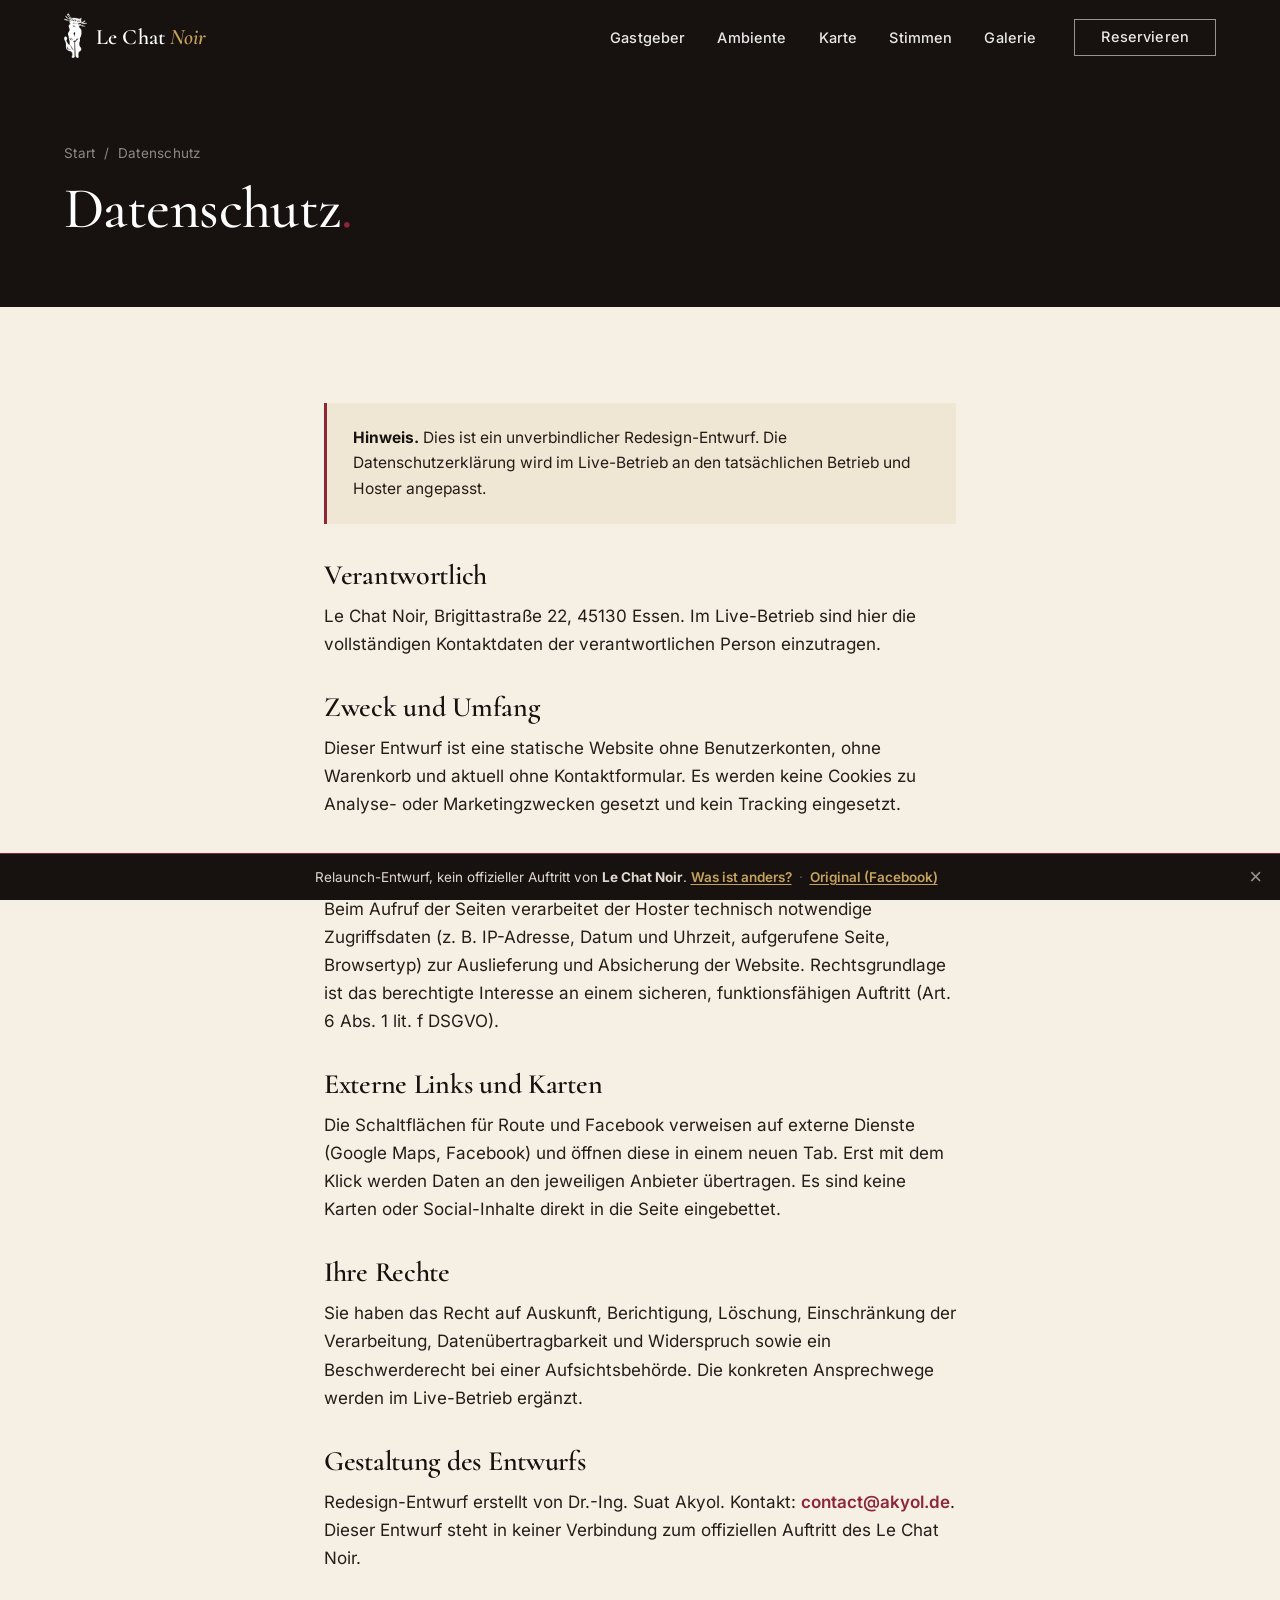
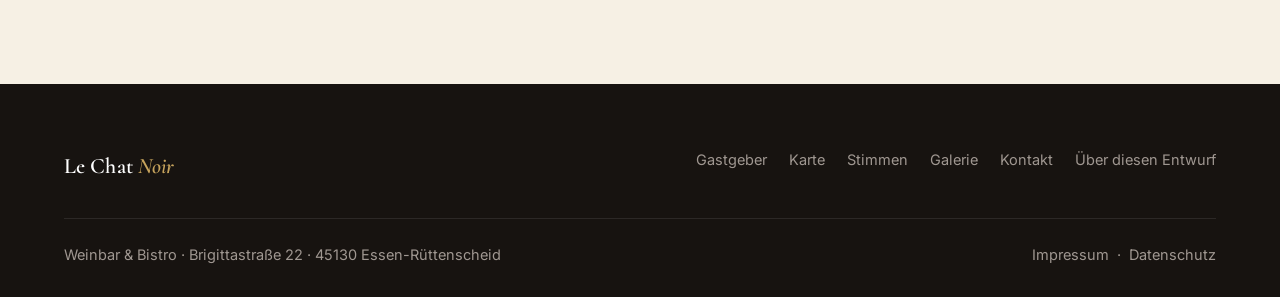
<file: datenschutz.html>
<!doctype html>
<html lang="de">
<head>
<meta charset="utf-8">
<meta name="viewport" content="width=device-width, initial-scale=1">
<meta name="robots" content="noindex, nofollow">
<title>Datenschutz | Le Chat Noir</title>
<link rel="icon" href="media/favicon-32.png" sizes="32x32">
<link rel="apple-touch-icon" href="media/favicon-180.png">
<link rel="stylesheet" href="css/site.css?v=17">
</head>
<body class="sub">
<a href="#main" class="skip">Zum Inhalt springen</a>

<!-- #chrome:header -->
<header class="nav" id="nav">
  <div class="wrap">
    <a href="index.html#top" class="brand" aria-label="Le Chat Noir Startseite">
      <img class="brand__mark brand__mark--light" src="media/mark-cream.png?v=2" alt="" width="23" height="46">
      <img class="brand__mark brand__mark--dark" src="media/mark-dark.png?v=2" alt="" width="23" height="46">
      <b>Le Chat <em>Noir</em></b>
    </a>
    <nav class="nav__links" aria-label="Hauptnavigation">
      <a href="index.html#gastgeber">Gastgeber</a>
      <a href="index.html#ambiente">Ambiente</a>
      <a href="index.html#karte">Karte</a>
      <a href="index.html#stimmen">Stimmen</a>
      <a href="index.html#galerie">Galerie</a>
      <a href="tel:+49201792951" class="btn nav__cta btn--ghost">Reservieren</a>
    </nav>
    <button class="burger" id="burger" aria-label="Menü öffnen" aria-expanded="false"><span></span><span></span><span></span></button>
  </div>
</header>
<nav class="mmenu" id="mmenu" aria-label="Mobile Navigation" inert>
  <div class="mmenu__links">
    <a href="index.html#gastgeber"><span class="n">01</span>Gastgeber</a>
    <a href="index.html#ambiente"><span class="n">02</span>Ambiente</a>
    <a href="index.html#karte"><span class="n">03</span>Karte</a>
    <a href="index.html#stimmen"><span class="n">04</span>Stimmen</a>
    <a href="index.html#galerie"><span class="n">05</span>Galerie</a>
    <a href="index.html#kontakt"><span class="n">06</span>Kontakt</a>
  </div>
  <div class="mmenu__foot">
    <a class="btn btn--primary" href="tel:+49201792951">Tisch reservieren
      <svg viewBox="0 0 24 24" fill="none" stroke="currentColor" stroke-width="2"><path d="M4 5c0 8 7 15 15 15v-3.5l-4-1.5-2 2a12 12 0 0 1-6-6l2-2L7.5 5H4Z"/></svg></a>
    <div class="mmenu__contact">
      <a href="https://www.facebook.com/profile.php?id=100066723883240&amp;locale=de_DE" target="_blank" rel="noopener"><svg viewBox="0 0 24 24" fill="currentColor"><path d="M22 12a10 10 0 1 0-11.6 9.9v-7H7.9V12h2.5V9.8c0-2.5 1.5-3.9 3.8-3.9 1.1 0 2.2.2 2.2.2v2.5h-1.2c-1.2 0-1.6.8-1.6 1.6V12h2.7l-.4 2.9h-2.3v7A10 10 0 0 0 22 12Z"/></svg>Facebook</a>
      <a href="https://www.google.com/maps/search/?api=1&amp;query=Le%20Chat%20Noir%20Brigittastra%C3%9Fe%2022%20Essen" target="_blank" rel="noopener"><svg viewBox="0 0 24 24" fill="none" stroke="currentColor" stroke-width="1.8"><path d="M12 21s-7-5.7-7-11a7 7 0 1 1 14 0c0 5.3-7 11-7 11Z"/><circle cx="12" cy="10" r="2.5"/></svg>Route</a>
    </div>
    <div class="mmenu__meta">Brigittastraße 22 &middot; Essen-Rüttenscheid</div>
  </div>
</nav>
<!-- /#chrome:header -->

<section class="subhero" id="main">
  <div class="wrap">
    <div class="crumb"><a href="index.html#top">Start</a> &nbsp;/&nbsp; Datenschutz</div>
    <h1 style="margin-top:14px">Datenschutz<span class="dot">.</span></h1>
  </div>
</section>

<section class="section">
  <div class="wrap prose">
    <div class="note-box" style="margin-bottom:36px"><b>Hinweis.</b> Dies ist ein unverbindlicher Redesign-Entwurf. Die Datenschutzerklärung wird im Live-Betrieb an den tatsächlichen Betrieb und Hoster angepasst.</div>

    <h2>Verantwortlich</h2>
    <p>Le Chat Noir, Brigittastraße 22, 45130 Essen. Im Live-Betrieb sind hier die vollständigen Kontaktdaten der verantwortlichen Person einzutragen.</p>

    <h2>Zweck und Umfang</h2>
    <p>Dieser Entwurf ist eine statische Website ohne Benutzerkonten, ohne Warenkorb und aktuell ohne Kontaktformular. Es werden keine Cookies zu Analyse- oder Marketingzwecken gesetzt und kein Tracking eingesetzt.</p>

    <h2>Server-Logdateien</h2>
    <p>Beim Aufruf der Seiten verarbeitet der Hoster technisch notwendige Zugriffsdaten (z. B. IP-Adresse, Datum und Uhrzeit, aufgerufene Seite, Browsertyp) zur Auslieferung und Absicherung der Website. Rechtsgrundlage ist das berechtigte Interesse an einem sicheren, funktionsfähigen Auftritt (Art. 6 Abs. 1 lit. f DSGVO).</p>

    <h2>Externe Links und Karten</h2>
    <p>Die Schaltflächen für Route und Facebook verweisen auf externe Dienste (Google Maps, Facebook) und öffnen diese in einem neuen Tab. Erst mit dem Klick werden Daten an den jeweiligen Anbieter übertragen. Es sind keine Karten oder Social-Inhalte direkt in die Seite eingebettet.</p>

    <h2>Ihre Rechte</h2>
    <p>Sie haben das Recht auf Auskunft, Berichtigung, Löschung, Einschränkung der Verarbeitung, Datenübertragbarkeit und Widerspruch sowie ein Beschwerderecht bei einer Aufsichtsbehörde. Die konkreten Ansprechwege werden im Live-Betrieb ergänzt.</p>

    <h2>Gestaltung des Entwurfs</h2>
    <p>Redesign-Entwurf erstellt von Dr.-Ing. Suat Akyol. Kontakt: <a href="mailto:contact@akyol.de">contact@akyol.de</a>. Dieser Entwurf steht in keiner Verbindung zum offiziellen Auftritt des Le Chat Noir.</p>
  </div>
</section>

<!-- #chrome:demobar -->
<div class="demobar" id="demobar">
  <span>Relaunch-Entwurf, kein offizieller Auftritt von <b>Le Chat Noir</b>. <a href="hinweise.html">Was ist anders?</a> <span class="demobar__sep">&middot;</span> <a href="https://www.facebook.com/profile.php?id=100066723883240&amp;locale=de_DE" target="_blank" rel="noopener">Original (Facebook)</a></span>
  <button id="demoClose" aria-label="Hinweis schließen">&times;</button>
</div>
<!-- /#chrome:demobar -->
<!-- #chrome:footer -->
<footer class="foot">
  <div class="wrap">
    <div class="foot__top">
      <a href="index.html#top" class="brand"><b>Le Chat <em>Noir</em></b></a>
      <nav class="foot__nav" aria-label="Footer">
        <a href="index.html#gastgeber">Gastgeber</a>
        <a href="index.html#karte">Karte</a>
        <a href="index.html#stimmen">Stimmen</a>
        <a href="index.html#galerie">Galerie</a>
        <a href="index.html#kontakt">Kontakt</a>
        <a href="hinweise.html">Über diesen Entwurf</a>
      </nav>
    </div>
    <div class="foot__bottom">
      <span>Weinbar &amp; Bistro &middot; Brigittastraße 22 &middot; 45130 Essen-Rüttenscheid</span>
      <span><a href="impressum.html">Impressum</a> &nbsp;&middot;&nbsp; <a href="datenschutz.html">Datenschutz</a></span>
    </div>
  </div>
</footer>
<!-- /#chrome:footer -->

<script src="js/site.js?v=17" defer></script>
</body>
</html>
</file>
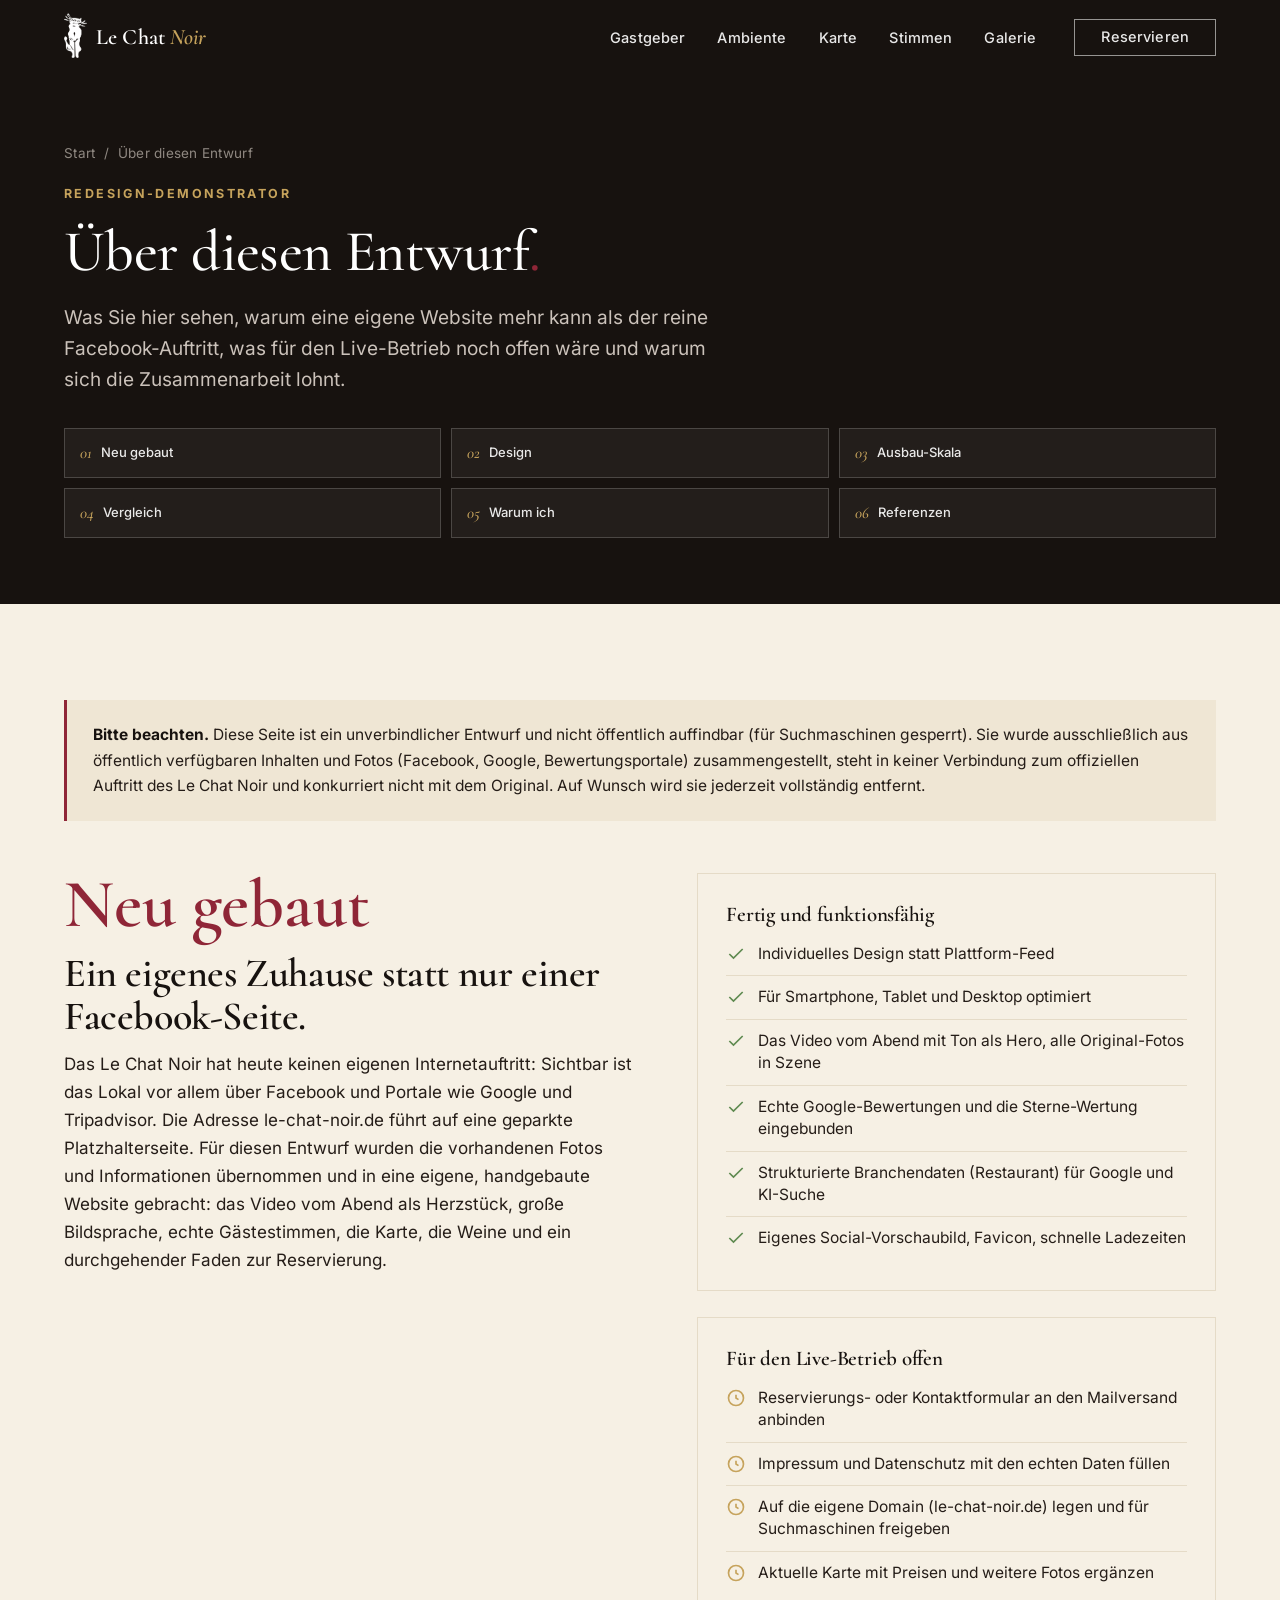
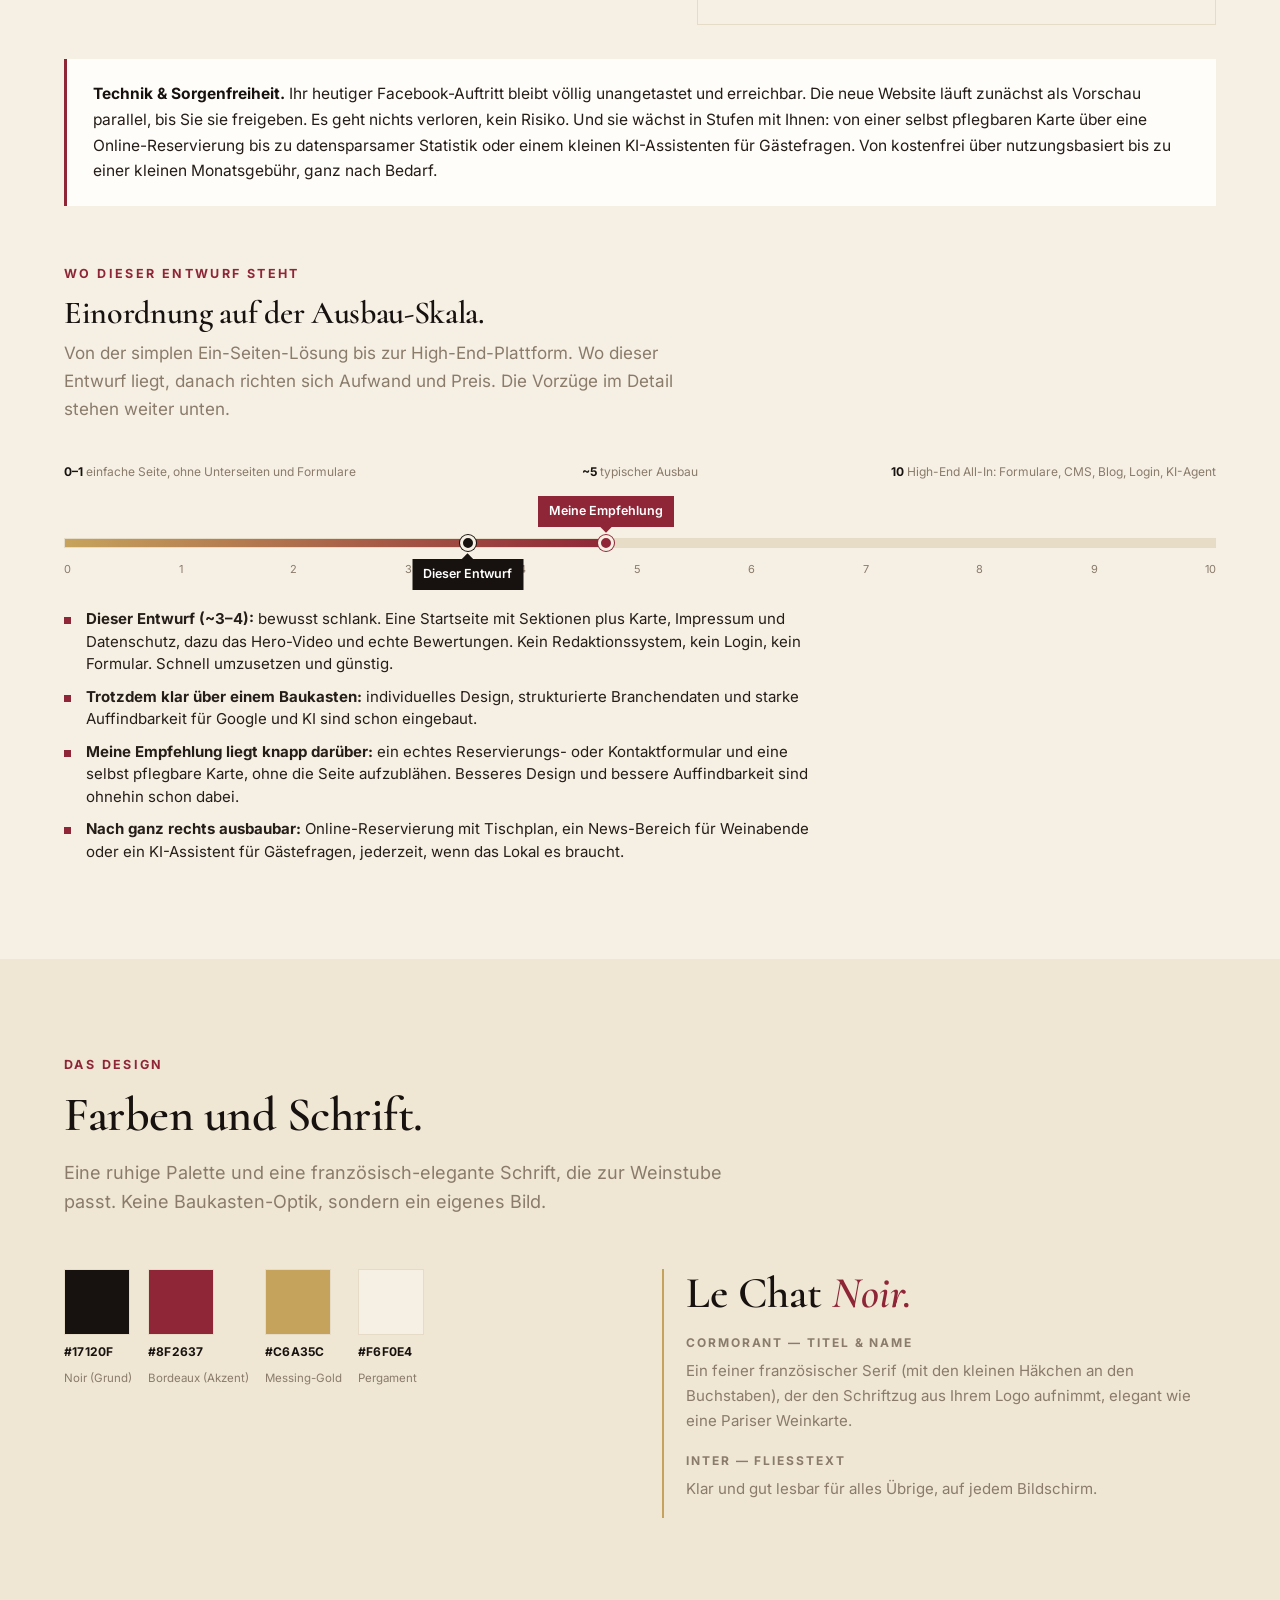
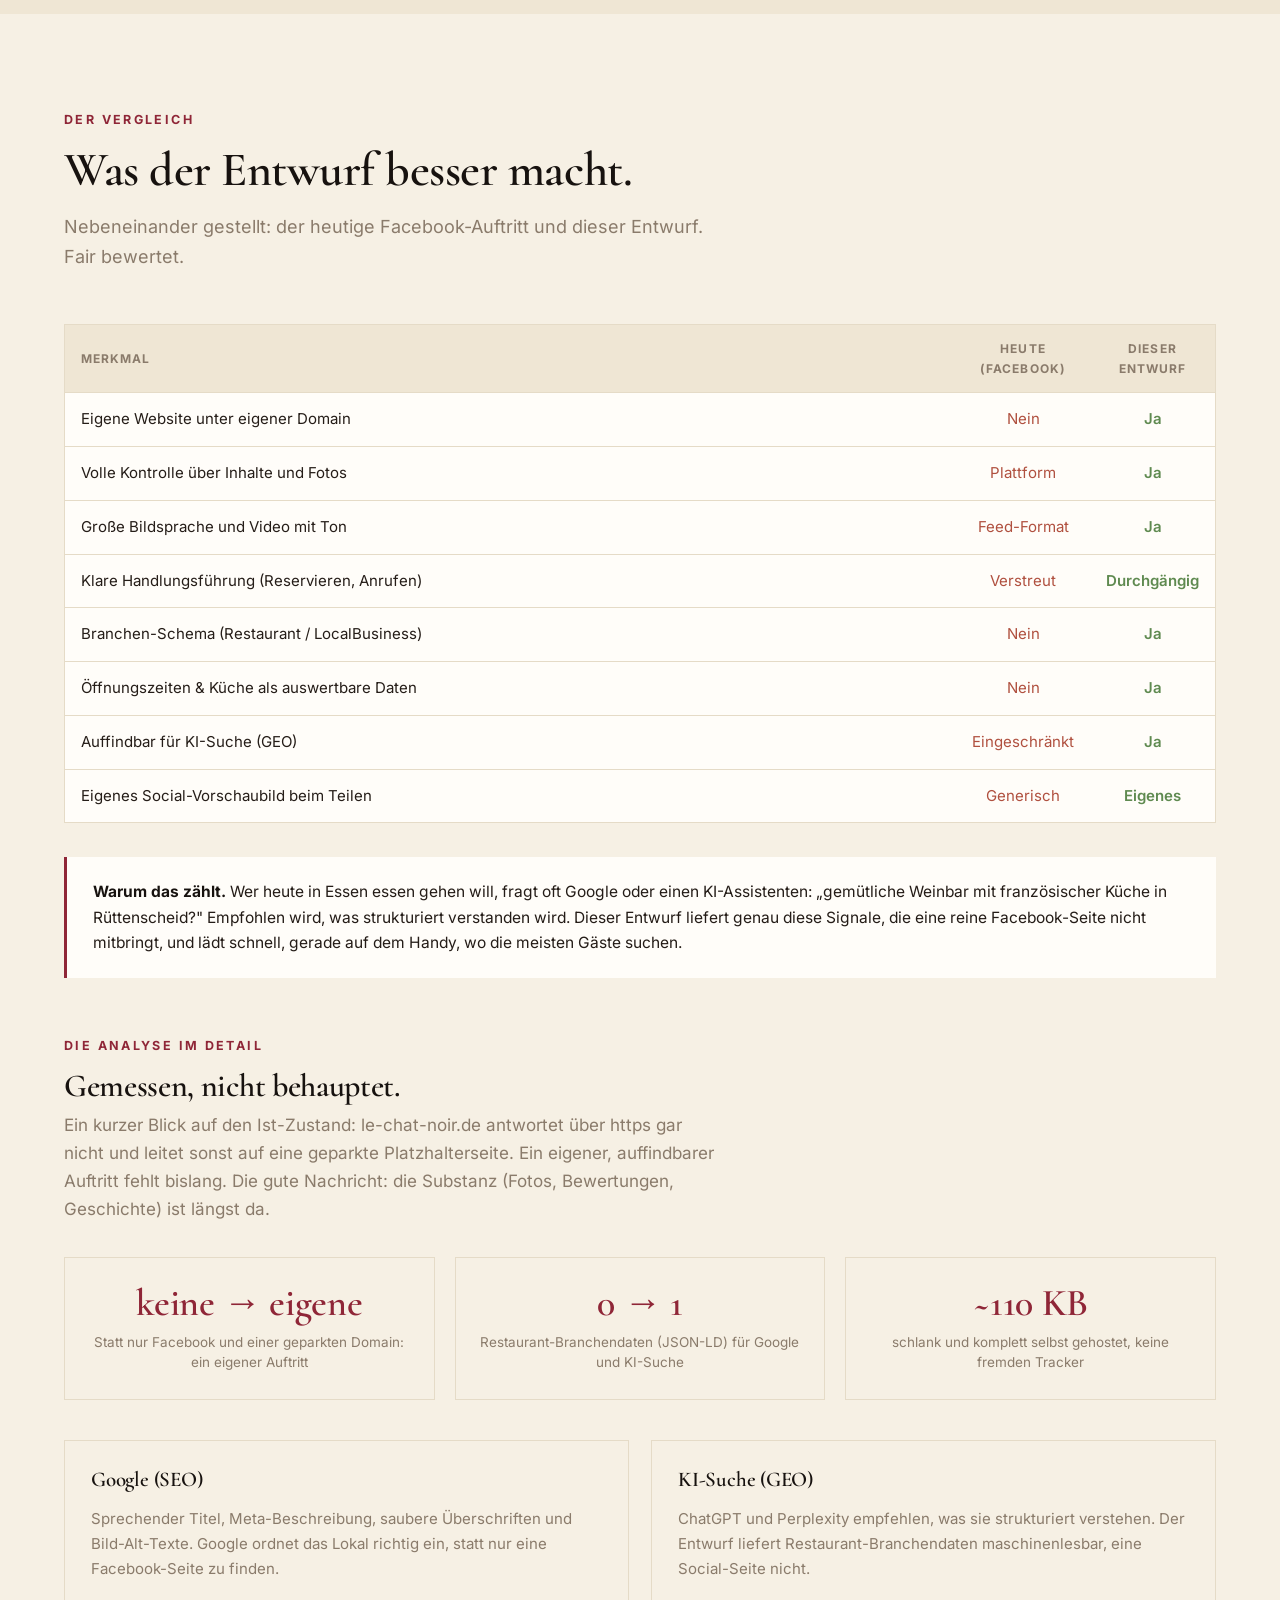
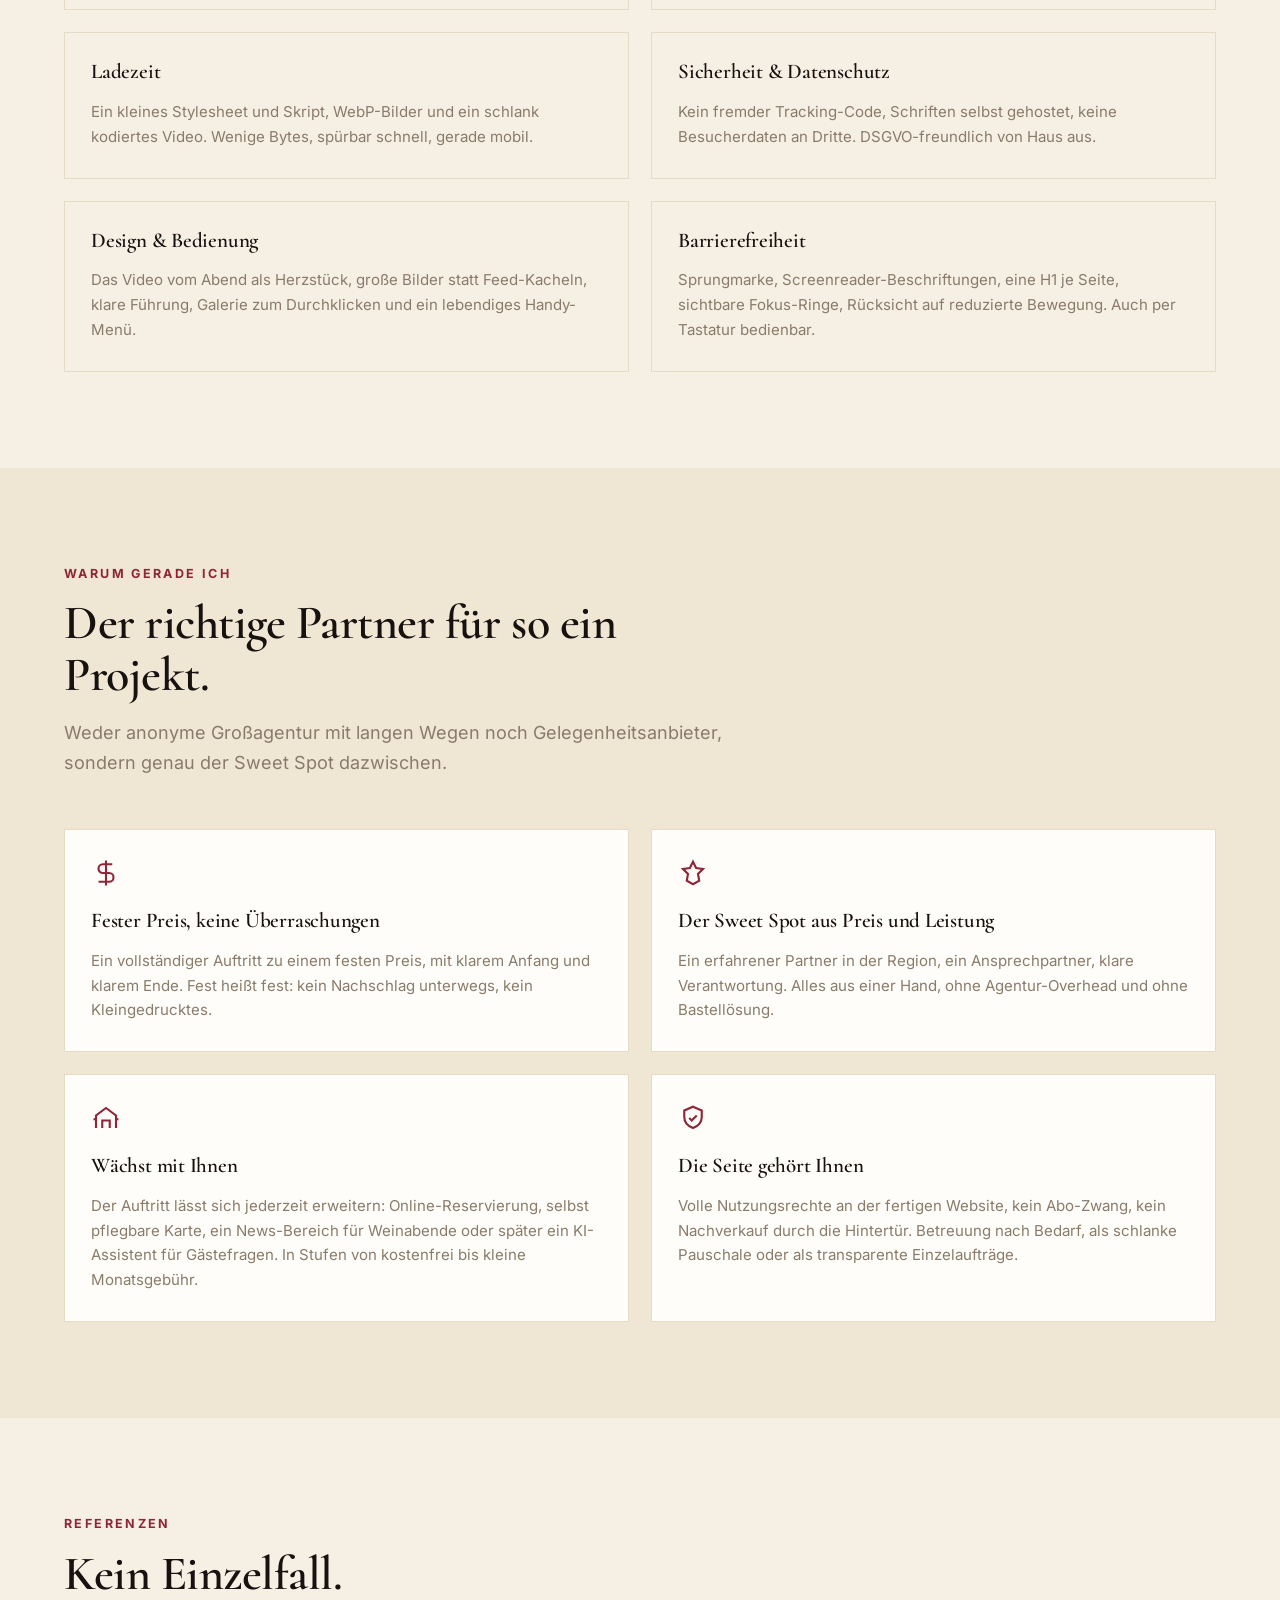
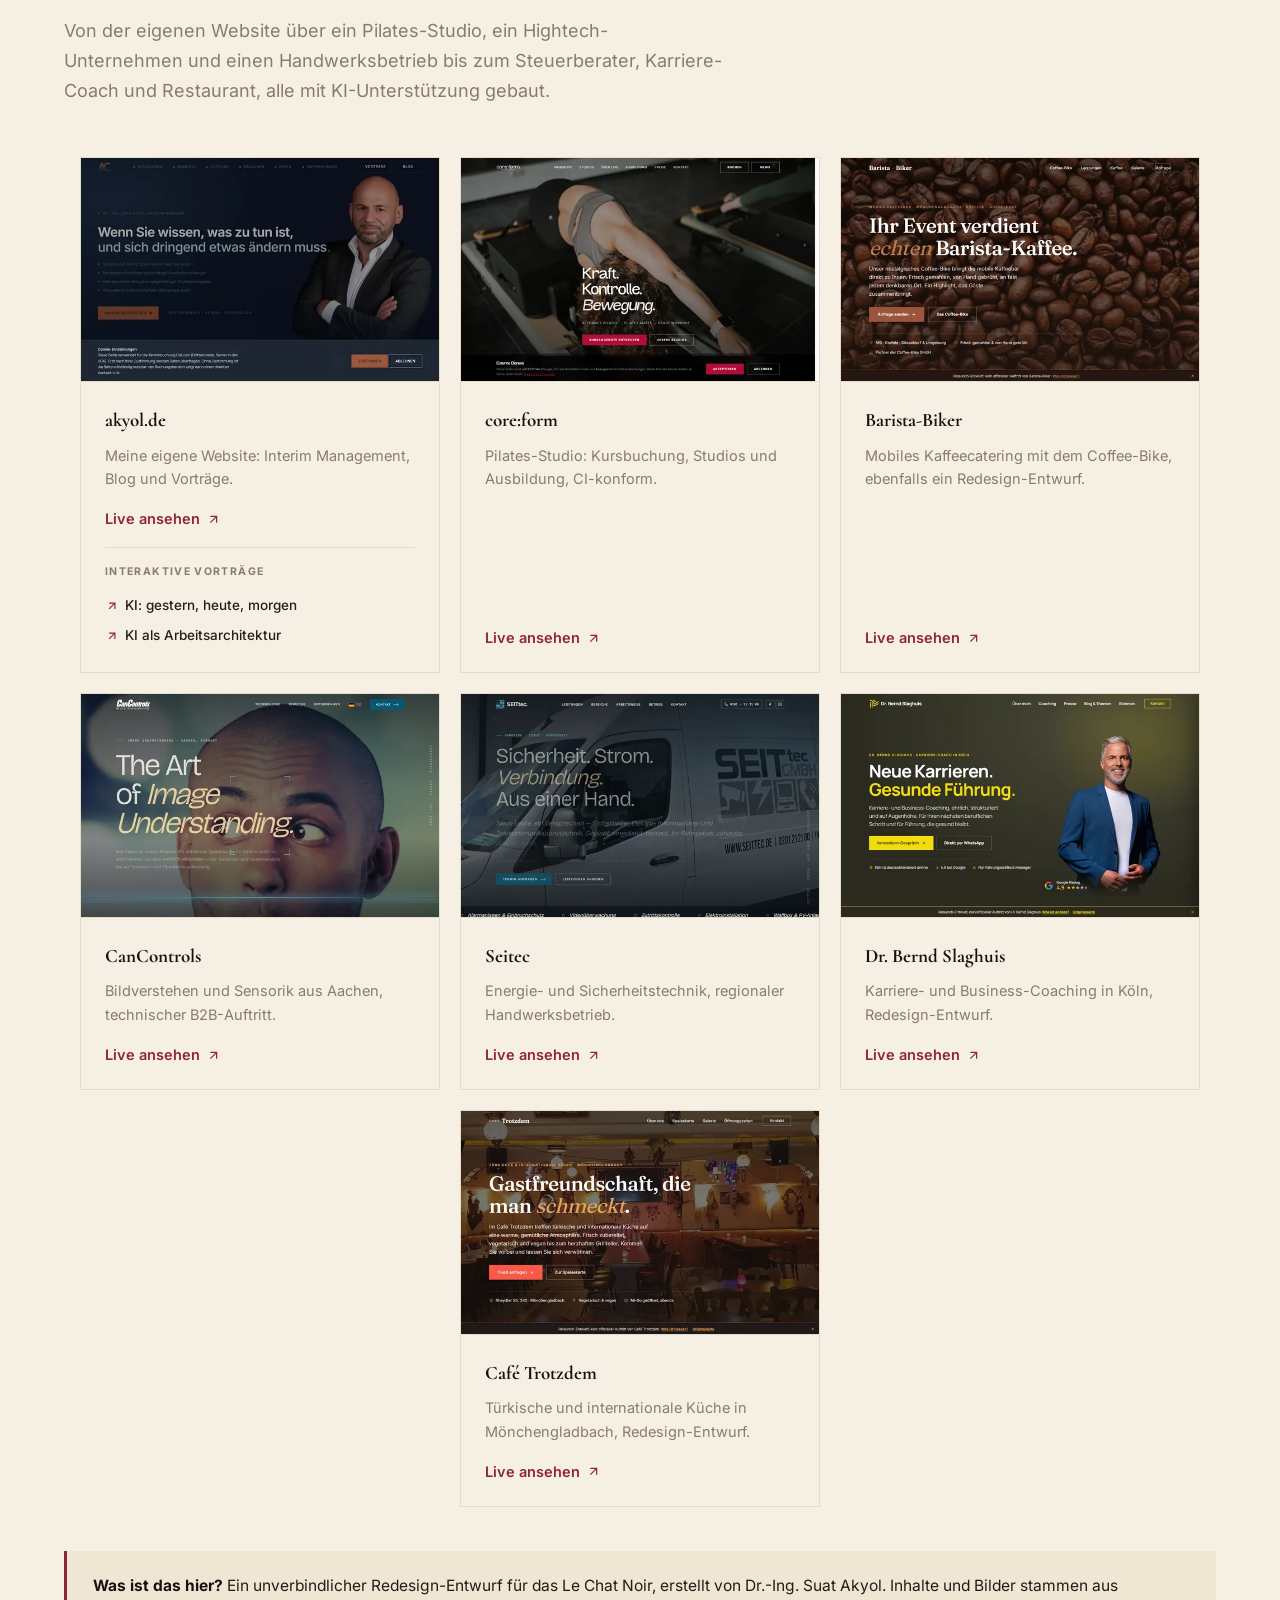
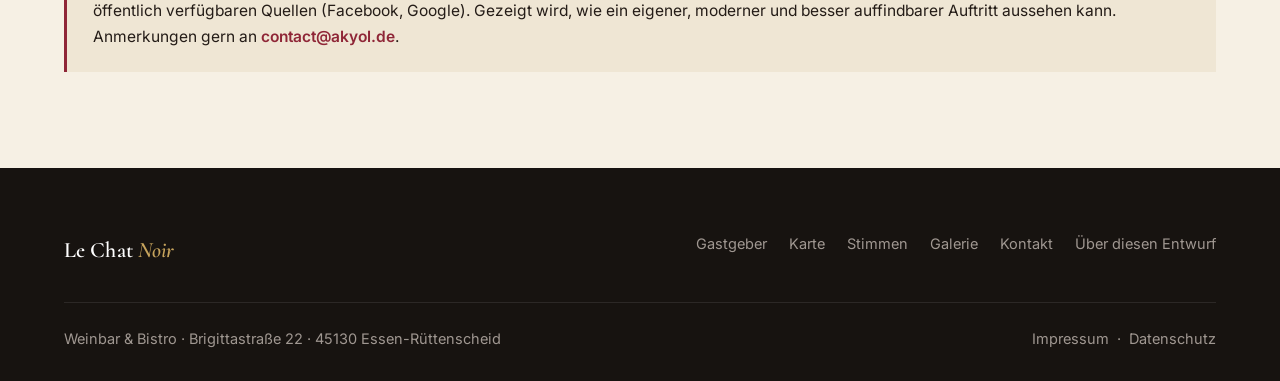
<file: hinweise.html>
<!doctype html>
<html lang="de">
<head>
<meta charset="utf-8">
<meta name="viewport" content="width=device-width, initial-scale=1">
<meta name="robots" content="noindex, nofollow">
<title>Über diesen Entwurf | Le Chat Noir</title>
<meta name="description" content="Redesign-Entwurf für Le Chat Noir in Essen-Rüttenscheid: was eine eigene Website gegenüber dem reinen Facebook-Auftritt besser macht, wie er entstand und warum sich die Zusammenarbeit lohnt.">
<link rel="icon" href="media/favicon-32.png" sizes="32x32">
<link rel="apple-touch-icon" href="media/favicon-180.png">
<link rel="stylesheet" href="css/site.css?v=17">
</head>
<body class="sub">
<a href="#main" class="skip">Zum Inhalt springen</a>

<!-- #chrome:header -->
<header class="nav" id="nav">
  <div class="wrap">
    <a href="index.html#top" class="brand" aria-label="Le Chat Noir Startseite">
      <img class="brand__mark brand__mark--light" src="media/mark-cream.png?v=2" alt="" width="23" height="46">
      <img class="brand__mark brand__mark--dark" src="media/mark-dark.png?v=2" alt="" width="23" height="46">
      <b>Le Chat <em>Noir</em></b>
    </a>
    <nav class="nav__links" aria-label="Hauptnavigation">
      <a href="index.html#gastgeber">Gastgeber</a>
      <a href="index.html#ambiente">Ambiente</a>
      <a href="index.html#karte">Karte</a>
      <a href="index.html#stimmen">Stimmen</a>
      <a href="index.html#galerie">Galerie</a>
      <a href="tel:+49201792951" class="btn nav__cta btn--ghost">Reservieren</a>
    </nav>
    <button class="burger" id="burger" aria-label="Menü öffnen" aria-expanded="false"><span></span><span></span><span></span></button>
  </div>
</header>
<nav class="mmenu" id="mmenu" aria-label="Mobile Navigation" inert>
  <div class="mmenu__links">
    <a href="index.html#gastgeber"><span class="n">01</span>Gastgeber</a>
    <a href="index.html#ambiente"><span class="n">02</span>Ambiente</a>
    <a href="index.html#karte"><span class="n">03</span>Karte</a>
    <a href="index.html#stimmen"><span class="n">04</span>Stimmen</a>
    <a href="index.html#galerie"><span class="n">05</span>Galerie</a>
    <a href="index.html#kontakt"><span class="n">06</span>Kontakt</a>
  </div>
  <div class="mmenu__foot">
    <a class="btn btn--primary" href="tel:+49201792951">Tisch reservieren
      <svg viewBox="0 0 24 24" fill="none" stroke="currentColor" stroke-width="2"><path d="M4 5c0 8 7 15 15 15v-3.5l-4-1.5-2 2a12 12 0 0 1-6-6l2-2L7.5 5H4Z"/></svg></a>
    <div class="mmenu__contact">
      <a href="https://www.facebook.com/profile.php?id=100066723883240&amp;locale=de_DE" target="_blank" rel="noopener"><svg viewBox="0 0 24 24" fill="currentColor"><path d="M22 12a10 10 0 1 0-11.6 9.9v-7H7.9V12h2.5V9.8c0-2.5 1.5-3.9 3.8-3.9 1.1 0 2.2.2 2.2.2v2.5h-1.2c-1.2 0-1.6.8-1.6 1.6V12h2.7l-.4 2.9h-2.3v7A10 10 0 0 0 22 12Z"/></svg>Facebook</a>
      <a href="https://www.google.com/maps/search/?api=1&amp;query=Le%20Chat%20Noir%20Brigittastra%C3%9Fe%2022%20Essen" target="_blank" rel="noopener"><svg viewBox="0 0 24 24" fill="none" stroke="currentColor" stroke-width="1.8"><path d="M12 21s-7-5.7-7-11a7 7 0 1 1 14 0c0 5.3-7 11-7 11Z"/><circle cx="12" cy="10" r="2.5"/></svg>Route</a>
    </div>
    <div class="mmenu__meta">Brigittastraße 22 &middot; Essen-Rüttenscheid</div>
  </div>
</nav>
<!-- /#chrome:header -->

<section class="subhero" id="main">
  <div class="wrap">
    <div class="crumb"><a href="index.html#top">Start</a> &nbsp;/&nbsp; Über diesen Entwurf</div>
    <div class="eyebrow" style="margin-top:20px">Redesign-Demonstrator</div>
    <h1>Über diesen Entwurf<span class="dot">.</span></h1>
    <p>Was Sie hier sehen, warum eine eigene Website mehr kann als der reine Facebook-Auftritt, was für den Live-Betrieb noch offen wäre und warum sich die Zusammenarbeit lohnt.</p>
    <div class="toc">
      <a href="#neu"><span class="num">01</span>Neu gebaut</a>
      <a href="#design"><span class="num">02</span>Design</a>
      <a href="#skala"><span class="num">03</span>Ausbau-Skala</a>
      <a href="#vergleich"><span class="num">04</span>Vergleich</a>
      <a href="#warum"><span class="num">05</span>Warum ich</a>
      <a href="#referenzen"><span class="num">06</span>Referenzen</a>
    </div>
  </div>
</section>

<section class="section" id="neu">
  <div class="wrap">
    <div class="note-box" style="margin-bottom:52px">
      <b>Bitte beachten.</b> Diese Seite ist ein unverbindlicher Entwurf und nicht öffentlich auffindbar (für Suchmaschinen gesperrt). Sie wurde ausschließlich aus öffentlich verfügbaren Inhalten und Fotos (Facebook, Google, Bewertungsportale) zusammengestellt, steht in keiner Verbindung zum offiziellen Auftritt des Le Chat Noir und konkurriert nicht mit dem Original. Auf Wunsch wird sie jederzeit vollständig entfernt.
    </div>

    <div class="split" style="align-items:start">
      <div>
        <div class="stat">Neu gebaut</div>
        <h2 style="font-size:clamp(26px,4vw,40px);color:var(--espresso);margin:14px 0 12px">Ein eigenes Zuhause statt nur einer Facebook-Seite.</h2>
        <p class="prose">Das Le Chat Noir hat heute keinen eigenen Internetauftritt: Sichtbar ist das Lokal vor allem über Facebook und Portale wie Google und Tripadvisor. Die Adresse le-chat-noir.de führt auf eine geparkte Platzhalterseite. Für diesen Entwurf wurden die vorhandenen Fotos und Informationen übernommen und in eine eigene, handgebaute Website gebracht: das Video vom Abend als Herzstück, große Bildsprache, echte Gästestimmen, die Karte, die Weine und ein durchgehender Faden zur Reservierung.</p>
      </div>
      <div class="two" style="grid-template-columns:1fr">
        <div class="card">
          <h3>Fertig und funktionsfähig</h3>
          <ul class="chk">
            <li><svg class="ok" viewBox="0 0 24 24" fill="none" stroke="currentColor" stroke-width="2"><path d="M20 6L9 17l-5-5"/></svg>Individuelles Design statt Plattform-Feed</li>
            <li><svg class="ok" viewBox="0 0 24 24" fill="none" stroke="currentColor" stroke-width="2"><path d="M20 6L9 17l-5-5"/></svg>Für Smartphone, Tablet und Desktop optimiert</li>
            <li><svg class="ok" viewBox="0 0 24 24" fill="none" stroke="currentColor" stroke-width="2"><path d="M20 6L9 17l-5-5"/></svg>Das Video vom Abend mit Ton als Hero, alle Original-Fotos in Szene</li>
            <li><svg class="ok" viewBox="0 0 24 24" fill="none" stroke="currentColor" stroke-width="2"><path d="M20 6L9 17l-5-5"/></svg>Echte Google-Bewertungen und die Sterne-Wertung eingebunden</li>
            <li><svg class="ok" viewBox="0 0 24 24" fill="none" stroke="currentColor" stroke-width="2"><path d="M20 6L9 17l-5-5"/></svg>Strukturierte Branchendaten (Restaurant) für Google und KI-Suche</li>
            <li><svg class="ok" viewBox="0 0 24 24" fill="none" stroke="currentColor" stroke-width="2"><path d="M20 6L9 17l-5-5"/></svg>Eigenes Social-Vorschaubild, Favicon, schnelle Ladezeiten</li>
          </ul>
        </div>
        <div class="card">
          <h3>Für den Live-Betrieb offen</h3>
          <ul class="chk">
            <li><svg class="todo" viewBox="0 0 24 24" fill="none" stroke="currentColor" stroke-width="2"><circle cx="12" cy="12" r="9"/><path d="M12 8v4l3 2"/></svg>Reservierungs- oder Kontaktformular an den Mailversand anbinden</li>
            <li><svg class="todo" viewBox="0 0 24 24" fill="none" stroke="currentColor" stroke-width="2"><circle cx="12" cy="12" r="9"/><path d="M12 8v4l3 2"/></svg>Impressum und Datenschutz mit den echten Daten füllen</li>
            <li><svg class="todo" viewBox="0 0 24 24" fill="none" stroke="currentColor" stroke-width="2"><circle cx="12" cy="12" r="9"/><path d="M12 8v4l3 2"/></svg>Auf die eigene Domain (le-chat-noir.de) legen und für Suchmaschinen freigeben</li>
            <li><svg class="todo" viewBox="0 0 24 24" fill="none" stroke="currentColor" stroke-width="2"><circle cx="12" cy="12" r="9"/><path d="M12 8v4l3 2"/></svg>Aktuelle Karte mit Preisen und weitere Fotos ergänzen</li>
          </ul>
        </div>
      </div>
    </div>

    <div class="note-box" style="margin-top:34px;background:var(--white)">
      <b>Technik &amp; Sorgenfreiheit.</b> Ihr heutiger Facebook-Auftritt bleibt völlig unangetastet und erreichbar. Die neue Website läuft zunächst als Vorschau parallel, bis Sie sie freigeben. Es geht nichts verloren, kein Risiko. Und sie wächst in Stufen mit Ihnen: von einer selbst pflegbaren Karte über eine Online-Reservierung bis zu datensparsamer Statistik oder einem kleinen KI-Assistenten für Gästefragen. Von kostenfrei über nutzungsbasiert bis zu einer kleinen Monatsgebühr, ganz nach Bedarf.
    </div>

    <div class="scale" style="margin-top:58px">
      <div class="eyebrow">Wo dieser Entwurf steht</div>
      <h3 id="skala" style="font-size:clamp(24px,3.4vw,32px);color:var(--espresso);margin:12px 0 8px;scroll-margin-top:88px">Einordnung auf der Ausbau-Skala.</h3>
      <p style="color:var(--muted);max-width:660px;margin-bottom:40px">Von der simplen Ein-Seiten-Lösung bis zur High-End-Plattform. Wo dieser Entwurf liegt, danach richten sich Aufwand und Preis. Die Vorzüge im Detail stehen weiter unten.</p>
      <div class="scale__caps">
        <span><b>0–1</b> einfache Seite, ohne Unterseiten und Formulare</span>
        <span class="mid"><b>~5</b> typischer Ausbau</span>
        <span class="end"><b>10</b> High-End All-In: Formulare, CMS, Blog, Login, KI-Agent</span>
      </div>
      <div class="scale__track">
        <div class="scale__fill" style="width:47%"></div>
        <div class="scale__mk scale__mk--now" style="left:35%"><i></i><span class="scale__lab">Dieser Entwurf</span></div>
        <div class="scale__mk scale__mk--rec" style="left:47%"><i></i><span class="scale__lab">Meine Empfehlung</span></div>
      </div>
      <div class="scale__nums"><span>0</span><span>1</span><span>2</span><span>3</span><span>4</span><span>5</span><span>6</span><span>7</span><span>8</span><span>9</span><span>10</span></div>
      <ul class="scale__why">
        <li><b>Dieser Entwurf (~3–4):</b> bewusst schlank. Eine Startseite mit Sektionen plus Karte, Impressum und Datenschutz, dazu das Hero-Video und echte Bewertungen. Kein Redaktionssystem, kein Login, kein Formular. Schnell umzusetzen und günstig.</li>
        <li><b>Trotzdem klar über einem Baukasten:</b> individuelles Design, strukturierte Branchendaten und starke Auffindbarkeit für Google und KI sind schon eingebaut.</li>
        <li><b>Meine Empfehlung liegt knapp darüber:</b> ein echtes Reservierungs- oder Kontaktformular und eine selbst pflegbare Karte, ohne die Seite aufzublähen. Besseres Design und bessere Auffindbarkeit sind ohnehin schon dabei.</li>
        <li><b>Nach ganz rechts ausbaubar:</b> Online-Reservierung mit Tischplan, ein News-Bereich für Weinabende oder ein KI-Assistent für Gästefragen, jederzeit, wenn das Lokal es braucht.</li>
      </ul>
    </div>
  </div>
</section>

<section class="section section--latte" id="design">
  <div class="wrap">
    <div class="shead reveal">
      <div class="eyebrow">Das Design</div>
      <h2>Farben und Schrift.</h2>
      <p>Eine ruhige Palette und eine französisch-elegante Schrift, die zur Weinstube passt. Keine Baukasten-Optik, sondern ein eigenes Bild.</p>
    </div>
    <div class="ds reveal">
      <div>
        <div class="ds__sw">
          <div class="ds__c"><div class="ds__chip" style="background:#17120f"></div><span class="hex">#17120F</span><span class="nm">Noir (Grund)</span></div>
          <div class="ds__c"><div class="ds__chip" style="background:#8f2637"></div><span class="hex">#8F2637</span><span class="nm">Bordeaux (Akzent)</span></div>
          <div class="ds__c"><div class="ds__chip" style="background:#c6a35c"></div><span class="hex">#C6A35C</span><span class="nm">Messing-Gold</span></div>
          <div class="ds__c"><div class="ds__chip" style="background:#f6f0e4"></div><span class="hex">#F6F0E4</span><span class="nm">Pergament</span></div>
        </div>
      </div>
      <div class="ds__type">
        <div class="big">Le Chat <em>Noir.</em></div>
        <div class="cap">Cormorant — Titel &amp; Name</div>
        <p>Ein feiner französischer Serif (mit den kleinen Häkchen an den Buchstaben), der den Schriftzug aus Ihrem Logo aufnimmt, elegant wie eine Pariser Weinkarte.</p>
        <div class="cap" style="margin-top:18px">Inter — Fließtext</div>
        <p style="font-family:'Inter'">Klar und gut lesbar für alles Übrige, auf jedem Bildschirm.</p>
      </div>
    </div>
  </div>
</section>

<section class="section" id="vergleich">
  <div class="wrap">
    <div class="shead reveal">
      <div class="eyebrow">Der Vergleich</div>
      <h2>Was der Entwurf besser macht.</h2>
      <p>Nebeneinander gestellt: der heutige Facebook-Auftritt und dieser Entwurf. Fair bewertet.</p>
    </div>
    <div class="ctable-wrap">
      <table class="ctable">
        <thead><tr><th>Merkmal</th><th class="col-c">Heute (Facebook)</th><th class="col-c">Dieser Entwurf</th></tr></thead>
        <tbody>
          <tr><td>Eigene Website unter eigener Domain</td><td class="col-c no">Nein</td><td class="col-c yes">Ja</td></tr>
          <tr><td>Volle Kontrolle über Inhalte und Fotos</td><td class="col-c no">Plattform</td><td class="col-c yes">Ja</td></tr>
          <tr><td>Große Bildsprache und Video mit Ton</td><td class="col-c no">Feed-Format</td><td class="col-c yes">Ja</td></tr>
          <tr><td>Klare Handlungsführung (Reservieren, Anrufen)</td><td class="col-c no">Verstreut</td><td class="col-c yes">Durchgängig</td></tr>
          <tr><td>Branchen-Schema (Restaurant / LocalBusiness)</td><td class="col-c no">Nein</td><td class="col-c yes">Ja</td></tr>
          <tr><td>Öffnungszeiten &amp; Küche als auswertbare Daten</td><td class="col-c no">Nein</td><td class="col-c yes">Ja</td></tr>
          <tr><td>Auffindbar für KI-Suche (GEO)</td><td class="col-c no">Eingeschränkt</td><td class="col-c yes">Ja</td></tr>
          <tr><td>Eigenes Social-Vorschaubild beim Teilen</td><td class="col-c no">Generisch</td><td class="col-c yes">Eigenes</td></tr>
        </tbody>
      </table>
    </div>
    <div class="note-box" style="margin-top:34px;background:var(--white)">
      <b>Warum das zählt.</b> Wer heute in Essen essen gehen will, fragt oft Google oder einen KI-Assistenten: „gemütliche Weinbar mit französischer Küche in Rüttenscheid?" Empfohlen wird, was strukturiert verstanden wird. Dieser Entwurf liefert genau diese Signale, die eine reine Facebook-Seite nicht mitbringt, und lädt schnell, gerade auf dem Handy, wo die meisten Gäste suchen.
    </div>

    <div style="margin-top:58px">
      <div class="eyebrow">Die Analyse im Detail</div>
      <h3 style="font-size:clamp(24px,3.4vw,32px);color:var(--espresso);margin:12px 0 8px">Gemessen, nicht behauptet.</h3>
      <p style="color:var(--muted);max-width:660px;margin-bottom:34px">Ein kurzer Blick auf den Ist-Zustand: le-chat-noir.de antwortet über https gar nicht und leitet sonst auf eine geparkte Platzhalterseite. Ein eigener, auffindbarer Auftritt fehlt bislang. Die gute Nachricht: die Substanz (Fotos, Bewertungen, Geschichte) ist längst da.</p>
    </div>
    <div class="metrics">
      <div class="metric"><div class="big">keine → eigene</div><div class="lbl">Statt nur Facebook und einer geparkten Domain: ein eigener Auftritt</div></div>
      <div class="metric"><div class="big">0 → 1</div><div class="lbl">Restaurant-Branchendaten (JSON-LD) für Google und KI-Suche</div></div>
      <div class="metric"><div class="big">~110 KB</div><div class="lbl">schlank und komplett selbst gehostet, keine fremden Tracker</div></div>
    </div>
    <div class="why">
      <div class="card"><h3>Google (SEO)</h3><p>Sprechender Titel, Meta-Beschreibung, saubere Überschriften und Bild-Alt-Texte. Google ordnet das Lokal richtig ein, statt nur eine Facebook-Seite zu finden.</p></div>
      <div class="card"><h3>KI-Suche (GEO)</h3><p>ChatGPT und Perplexity empfehlen, was sie strukturiert verstehen. Der Entwurf liefert Restaurant-Branchendaten maschinenlesbar, eine Social-Seite nicht.</p></div>
      <div class="card"><h3>Ladezeit</h3><p>Ein kleines Stylesheet und Skript, WebP-Bilder und ein schlank kodiertes Video. Wenige Bytes, spürbar schnell, gerade mobil.</p></div>
      <div class="card"><h3>Sicherheit &amp; Datenschutz</h3><p>Kein fremder Tracking-Code, Schriften selbst gehostet, keine Besucherdaten an Dritte. DSGVO-freundlich von Haus aus.</p></div>
      <div class="card"><h3>Design &amp; Bedienung</h3><p>Das Video vom Abend als Herzstück, große Bilder statt Feed-Kacheln, klare Führung, Galerie zum Durchklicken und ein lebendiges Handy-Menü.</p></div>
      <div class="card"><h3>Barrierefreiheit</h3><p>Sprungmarke, Screenreader-Beschriftungen, eine H1 je Seite, sichtbare Fokus-Ringe, Rücksicht auf reduzierte Bewegung. Auch per Tastatur bedienbar.</p></div>
    </div>
  </div>
</section>

<section class="section section--latte" id="warum">
  <div class="wrap">
    <div class="shead reveal">
      <div class="eyebrow">Warum gerade ich</div>
      <h2>Der richtige Partner für so ein Projekt.</h2>
      <p>Weder anonyme Großagentur mit langen Wegen noch Gelegenheitsanbieter, sondern genau der Sweet Spot dazwischen.</p>
    </div>
    <div class="why">
      <div class="card">
        <svg class="ic" viewBox="0 0 24 24" fill="none" stroke="currentColor" stroke-width="1.7"><path d="M12 2v20M17 5H9.5a3.5 3.5 0 0 0 0 7h5a3.5 3.5 0 0 1 0 7H6"/></svg>
        <h3>Fester Preis, keine Überraschungen</h3>
        <p>Ein vollständiger Auftritt zu einem festen Preis, mit klarem Anfang und klarem Ende. Fest heißt fest: kein Nachschlag unterwegs, kein Kleingedrucktes.</p>
      </div>
      <div class="card">
        <svg class="ic" viewBox="0 0 24 24" fill="none" stroke="currentColor" stroke-width="1.7"><path d="M12 3l2.5 5 5.5.8-4 3.9 1 5.5L12 21l-5-2.8 1-5.5-4-3.9L9.5 8 12 3Z"/></svg>
        <h3>Der Sweet Spot aus Preis und Leistung</h3>
        <p>Ein erfahrener Partner in der Region, ein Ansprechpartner, klare Verantwortung. Alles aus einer Hand, ohne Agentur-Overhead und ohne Bastellösung.</p>
      </div>
      <div class="card">
        <svg class="ic" viewBox="0 0 24 24" fill="none" stroke="currentColor" stroke-width="1.7"><path d="M4 20V10l8-6 8 6v10"/><path d="M9 20v-6h6v6"/><path d="M20 13h2M2 13h2"/></svg>
        <h3>Wächst mit Ihnen</h3>
        <p>Der Auftritt lässt sich jederzeit erweitern: Online-Reservierung, selbst pflegbare Karte, ein News-Bereich für Weinabende oder später ein KI-Assistent für Gästefragen. In Stufen von kostenfrei bis kleine Monatsgebühr.</p>
      </div>
      <div class="card">
        <svg class="ic" viewBox="0 0 24 24" fill="none" stroke="currentColor" stroke-width="1.7"><path d="M12 3l7 3v5c0 4.4-3 7.6-7 9-4-1.4-7-4.6-7-9V6l7-3Z"/><path d="M9 12l2 2 4-4"/></svg>
        <h3>Die Seite gehört Ihnen</h3>
        <p>Volle Nutzungsrechte an der fertigen Website, kein Abo-Zwang, kein Nachverkauf durch die Hintertür. Betreuung nach Bedarf, als schlanke Pauschale oder als transparente Einzelaufträge.</p>
      </div>
    </div>
  </div>
</section>

<section class="section" id="referenzen">
  <div class="wrap">
    <div class="shead reveal">
      <div class="eyebrow">Referenzen</div>
      <h2>Kein Einzelfall.</h2>
      <p>Von der eigenen Website über ein Pilates-Studio, ein Hightech-Unternehmen und einen Handwerksbetrieb bis zum Steuerberater, Karriere-Coach und Restaurant, alle mit KI-Unterstützung gebaut.</p>
    </div>
    <div class="refs">
      <div class="ref">
        <img class="ref__shot" src="media/refs/akyol.webp" alt="Startseite von akyol.de" width="640" height="400" loading="lazy" decoding="async">
        <div class="ref__body">
          <h4>akyol.de</h4>
          <p>Meine eigene Website: Interim Management, Blog und Vorträge.</p>
          <a href="https://www.akyol.de" target="_blank" rel="noopener">Live ansehen <svg viewBox="0 0 24 24" fill="none" stroke="currentColor" stroke-width="2"><path d="M7 17L17 7M7 7h10v10"/></svg></a>
          <div class="ref__extra">
            <div class="lbl">Interaktive Vorträge</div>
            <a href="https://akyol.de/presentations/ki-gestern-heute-morgen/" target="_blank" rel="noopener"><svg viewBox="0 0 24 24" fill="none" stroke="currentColor" stroke-width="2"><path d="M7 17L17 7M7 7h10v10"/></svg>KI: gestern, heute, morgen</a>
            <a href="https://akyol.de/presentations/ki-arbeitsarchitektur/" target="_blank" rel="noopener"><svg viewBox="0 0 24 24" fill="none" stroke="currentColor" stroke-width="2"><path d="M7 17L17 7M7 7h10v10"/></svg>KI als Arbeitsarchitektur</a>
          </div>
        </div>
      </div>
      <div class="ref">
        <img class="ref__shot" src="media/refs/coreform.webp" alt="Startseite von core:form" width="640" height="400" loading="lazy" decoding="async">
        <div class="ref__body">
          <h4>core:form</h4>
          <p>Pilates-Studio: Kursbuchung, Studios und Ausbildung, CI-konform.</p>
          <a href="https://www.core-form.de" target="_blank" rel="noopener">Live ansehen <svg viewBox="0 0 24 24" fill="none" stroke="currentColor" stroke-width="2"><path d="M7 17L17 7M7 7h10v10"/></svg></a>
        </div>
      </div>
      <div class="ref">
        <img class="ref__shot" src="media/refs/barista.webp" alt="Startseite des Barista-Biker-Entwurfs" width="640" height="400" loading="lazy" decoding="async">
        <div class="ref__body">
          <h4>Barista-Biker</h4>
          <p>Mobiles Kaffeecatering mit dem Coffee-Bike, ebenfalls ein Redesign-Entwurf.</p>
          <a href="https://barista-biker.de/" target="_blank" rel="noopener">Live ansehen <svg viewBox="0 0 24 24" fill="none" stroke="currentColor" stroke-width="2"><path d="M7 17L17 7M7 7h10v10"/></svg></a>
        </div>
      </div>
      <div class="ref">
        <img class="ref__shot" src="media/refs/cancontrols.webp" alt="Startseite von CanControls" width="640" height="400" loading="lazy" decoding="async">
        <div class="ref__body">
          <h4>CanControls</h4>
          <p>Bildverstehen und Sensorik aus Aachen, technischer B2B-Auftritt.</p>
          <a href="https://suak0903.github.io/cancontrols/" target="_blank" rel="noopener">Live ansehen <svg viewBox="0 0 24 24" fill="none" stroke="currentColor" stroke-width="2"><path d="M7 17L17 7M7 7h10v10"/></svg></a>
        </div>
      </div>
      <div class="ref">
        <img class="ref__shot" src="media/refs/seitec.webp" alt="Startseite von Seitec" width="640" height="400" loading="lazy" decoding="async">
        <div class="ref__body">
          <h4>Seitec</h4>
          <p>Energie- und Sicherheitstechnik, regionaler Handwerksbetrieb.</p>
          <a href="https://suak0903.github.io/seitec/" target="_blank" rel="noopener">Live ansehen <svg viewBox="0 0 24 24" fill="none" stroke="currentColor" stroke-width="2"><path d="M7 17L17 7M7 7h10v10"/></svg></a>
        </div>
      </div>
      <div class="ref">
        <img class="ref__shot" src="media/refs/bernd.webp" alt="Startseite des Dr.-Bernd-Slaghuis-Entwurfs" width="640" height="400" loading="lazy" decoding="async">
        <div class="ref__body">
          <h4>Dr. Bernd Slaghuis</h4>
          <p>Karriere- und Business-Coaching in Köln, Redesign-Entwurf.</p>
          <a href="https://suak0903.github.io/bernd-slaghuis/" target="_blank" rel="noopener">Live ansehen <svg viewBox="0 0 24 24" fill="none" stroke="currentColor" stroke-width="2"><path d="M7 17L17 7M7 7h10v10"/></svg></a>
        </div>
      </div>
      <div class="ref">
        <img class="ref__shot" src="media/refs/cafetrotzdem.webp" alt="Startseite des Café-Trotzdem-Entwurfs" width="640" height="400" loading="lazy" decoding="async">
        <div class="ref__body">
          <h4>Café Trotzdem</h4>
          <p>Türkische und internationale Küche in Mönchengladbach, Redesign-Entwurf.</p>
          <a href="https://suak0903.github.io/cafe-trotzdem/" target="_blank" rel="noopener">Live ansehen <svg viewBox="0 0 24 24" fill="none" stroke="currentColor" stroke-width="2"><path d="M7 17L17 7M7 7h10v10"/></svg></a>
        </div>
      </div>
    </div>
    <div class="note-box" style="margin-top:44px">
      <b>Was ist das hier?</b> Ein unverbindlicher Redesign-Entwurf für das Le Chat Noir, erstellt von Dr.-Ing. Suat Akyol. Inhalte und Bilder stammen aus öffentlich verfügbaren Quellen (Facebook, Google). Gezeigt wird, wie ein eigener, moderner und besser auffindbarer Auftritt aussehen kann. Anmerkungen gern an <a href="mailto:contact@akyol.de" style="color:var(--mocha);font-weight:600">contact@akyol.de</a>.
    </div>
  </div>
</section>

<!-- #chrome:footer -->
<footer class="foot">
  <div class="wrap">
    <div class="foot__top">
      <a href="index.html#top" class="brand"><b>Le Chat <em>Noir</em></b></a>
      <nav class="foot__nav" aria-label="Footer">
        <a href="index.html#gastgeber">Gastgeber</a>
        <a href="index.html#karte">Karte</a>
        <a href="index.html#stimmen">Stimmen</a>
        <a href="index.html#galerie">Galerie</a>
        <a href="index.html#kontakt">Kontakt</a>
        <a href="hinweise.html">Über diesen Entwurf</a>
      </nav>
    </div>
    <div class="foot__bottom">
      <span>Weinbar &amp; Bistro &middot; Brigittastraße 22 &middot; 45130 Essen-Rüttenscheid</span>
      <span><a href="impressum.html">Impressum</a> &nbsp;&middot;&nbsp; <a href="datenschutz.html">Datenschutz</a></span>
    </div>
  </div>
</footer>
<!-- /#chrome:footer -->

<button class="toc-top" id="tocTop" type="button" aria-label="Nach oben">
  <svg viewBox="0 0 24 24" fill="none" stroke="currentColor" stroke-width="2"><path d="M12 19V5M6 11l6-6 6 6"/></svg>
</button>

<script src="js/site.js?v=17" defer></script>
</body>
</html>
</file>
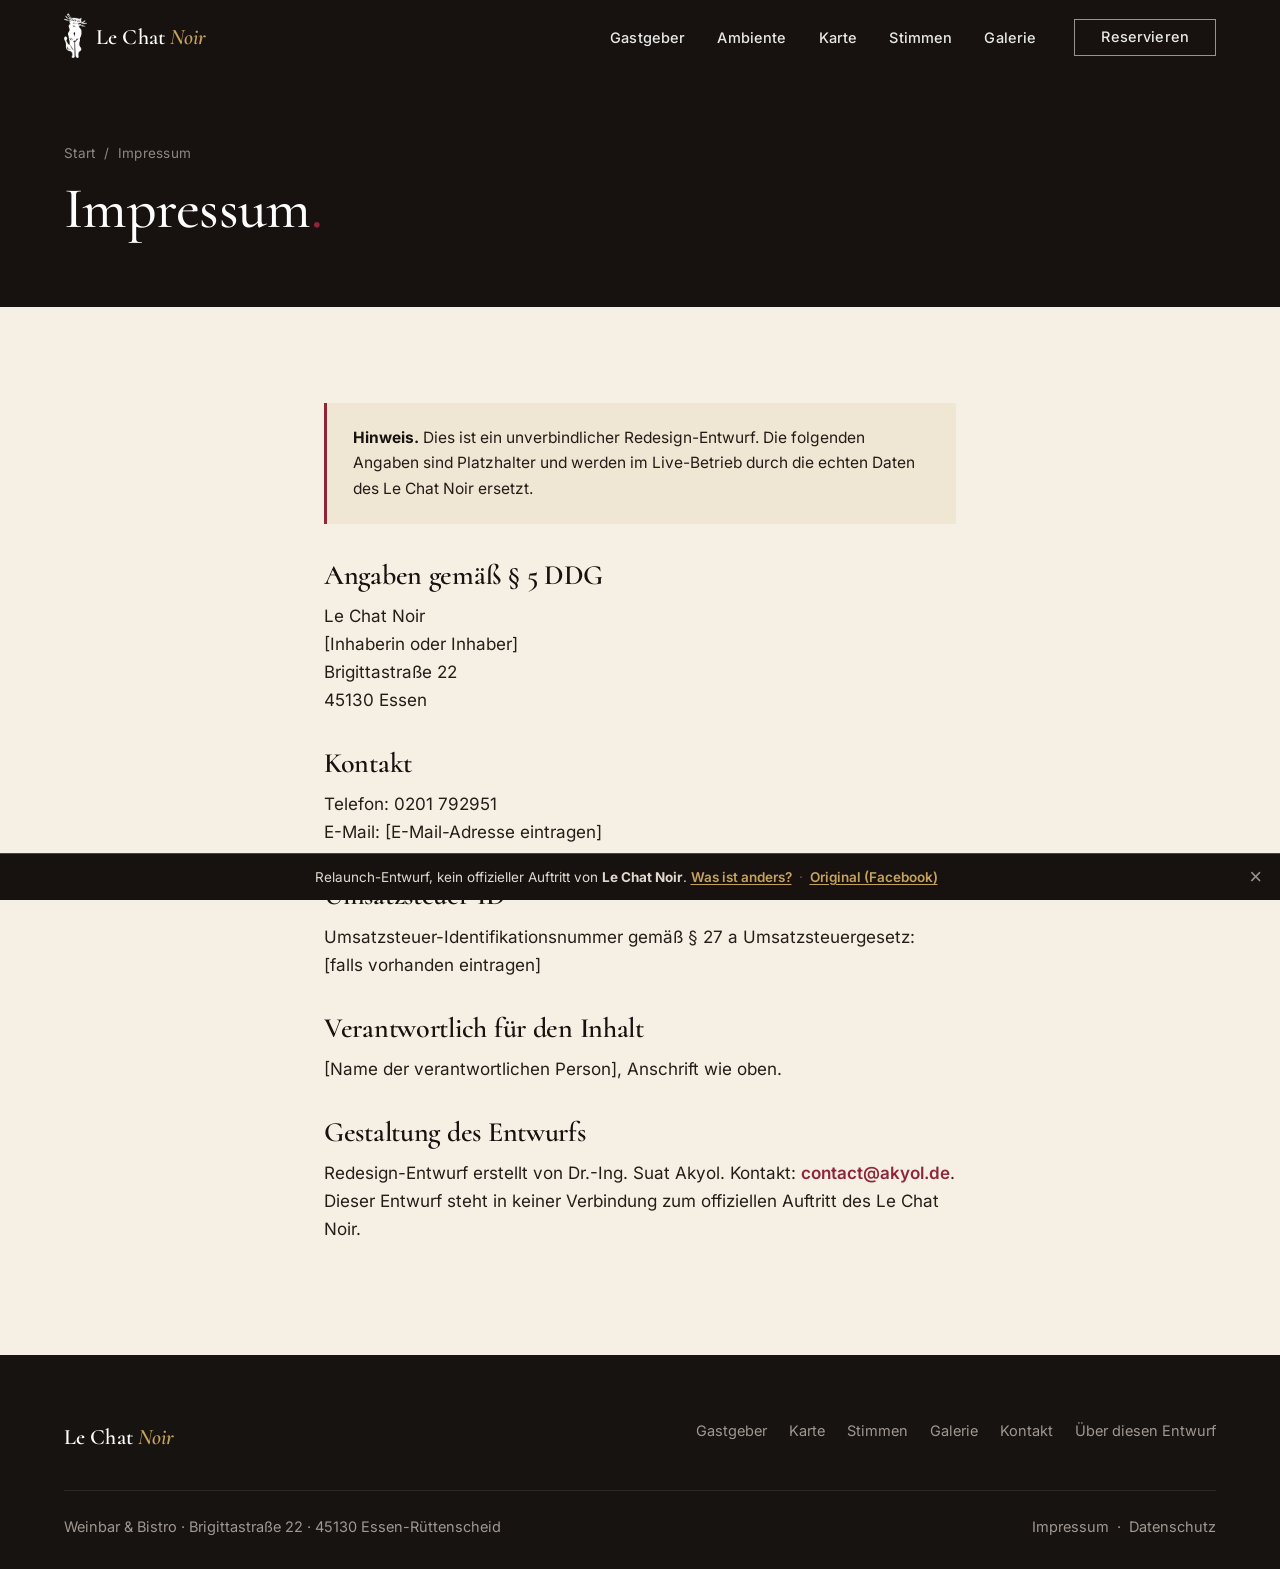
<file: impressum.html>
<!doctype html>
<html lang="de">
<head>
<meta charset="utf-8">
<meta name="viewport" content="width=device-width, initial-scale=1">
<meta name="robots" content="noindex, nofollow">
<title>Impressum | Le Chat Noir</title>
<link rel="icon" href="media/favicon-32.png" sizes="32x32">
<link rel="apple-touch-icon" href="media/favicon-180.png">
<link rel="stylesheet" href="css/site.css?v=17">
</head>
<body class="sub">
<a href="#main" class="skip">Zum Inhalt springen</a>

<!-- #chrome:header -->
<header class="nav" id="nav">
  <div class="wrap">
    <a href="index.html#top" class="brand" aria-label="Le Chat Noir Startseite">
      <img class="brand__mark brand__mark--light" src="media/mark-cream.png?v=2" alt="" width="23" height="46">
      <img class="brand__mark brand__mark--dark" src="media/mark-dark.png?v=2" alt="" width="23" height="46">
      <b>Le Chat <em>Noir</em></b>
    </a>
    <nav class="nav__links" aria-label="Hauptnavigation">
      <a href="index.html#gastgeber">Gastgeber</a>
      <a href="index.html#ambiente">Ambiente</a>
      <a href="index.html#karte">Karte</a>
      <a href="index.html#stimmen">Stimmen</a>
      <a href="index.html#galerie">Galerie</a>
      <a href="tel:+49201792951" class="btn nav__cta btn--ghost">Reservieren</a>
    </nav>
    <button class="burger" id="burger" aria-label="Menü öffnen" aria-expanded="false"><span></span><span></span><span></span></button>
  </div>
</header>
<nav class="mmenu" id="mmenu" aria-label="Mobile Navigation" inert>
  <div class="mmenu__links">
    <a href="index.html#gastgeber"><span class="n">01</span>Gastgeber</a>
    <a href="index.html#ambiente"><span class="n">02</span>Ambiente</a>
    <a href="index.html#karte"><span class="n">03</span>Karte</a>
    <a href="index.html#stimmen"><span class="n">04</span>Stimmen</a>
    <a href="index.html#galerie"><span class="n">05</span>Galerie</a>
    <a href="index.html#kontakt"><span class="n">06</span>Kontakt</a>
  </div>
  <div class="mmenu__foot">
    <a class="btn btn--primary" href="tel:+49201792951">Tisch reservieren
      <svg viewBox="0 0 24 24" fill="none" stroke="currentColor" stroke-width="2"><path d="M4 5c0 8 7 15 15 15v-3.5l-4-1.5-2 2a12 12 0 0 1-6-6l2-2L7.5 5H4Z"/></svg></a>
    <div class="mmenu__contact">
      <a href="https://www.facebook.com/profile.php?id=100066723883240&amp;locale=de_DE" target="_blank" rel="noopener"><svg viewBox="0 0 24 24" fill="currentColor"><path d="M22 12a10 10 0 1 0-11.6 9.9v-7H7.9V12h2.5V9.8c0-2.5 1.5-3.9 3.8-3.9 1.1 0 2.2.2 2.2.2v2.5h-1.2c-1.2 0-1.6.8-1.6 1.6V12h2.7l-.4 2.9h-2.3v7A10 10 0 0 0 22 12Z"/></svg>Facebook</a>
      <a href="https://www.google.com/maps/search/?api=1&amp;query=Le%20Chat%20Noir%20Brigittastra%C3%9Fe%2022%20Essen" target="_blank" rel="noopener"><svg viewBox="0 0 24 24" fill="none" stroke="currentColor" stroke-width="1.8"><path d="M12 21s-7-5.7-7-11a7 7 0 1 1 14 0c0 5.3-7 11-7 11Z"/><circle cx="12" cy="10" r="2.5"/></svg>Route</a>
    </div>
    <div class="mmenu__meta">Brigittastraße 22 &middot; Essen-Rüttenscheid</div>
  </div>
</nav>
<!-- /#chrome:header -->

<section class="subhero" id="main">
  <div class="wrap">
    <div class="crumb"><a href="index.html#top">Start</a> &nbsp;/&nbsp; Impressum</div>
    <h1 style="margin-top:14px">Impressum<span class="dot">.</span></h1>
  </div>
</section>

<section class="section">
  <div class="wrap prose">
    <div class="note-box" style="margin-bottom:36px"><b>Hinweis.</b> Dies ist ein unverbindlicher Redesign-Entwurf. Die folgenden Angaben sind Platzhalter und werden im Live-Betrieb durch die echten Daten des Le Chat Noir ersetzt.</div>

    <h2>Angaben gemäß § 5 DDG</h2>
    <p>Le Chat Noir<br>
    [Inhaberin oder Inhaber]<br>
    Brigittastraße 22<br>
    45130 Essen</p>

    <h2>Kontakt</h2>
    <p>Telefon: 0201 792951<br>
    E-Mail: [E-Mail-Adresse eintragen]</p>

    <h2>Umsatzsteuer-ID</h2>
    <p>Umsatzsteuer-Identifikationsnummer gemäß § 27 a Umsatzsteuergesetz: [falls vorhanden eintragen]</p>

    <h2>Verantwortlich für den Inhalt</h2>
    <p>[Name der verantwortlichen Person], Anschrift wie oben.</p>

    <h2>Gestaltung des Entwurfs</h2>
    <p>Redesign-Entwurf erstellt von Dr.-Ing. Suat Akyol. Kontakt: <a href="mailto:contact@akyol.de">contact@akyol.de</a>. Dieser Entwurf steht in keiner Verbindung zum offiziellen Auftritt des Le Chat Noir.</p>
  </div>
</section>

<!-- #chrome:demobar -->
<div class="demobar" id="demobar">
  <span>Relaunch-Entwurf, kein offizieller Auftritt von <b>Le Chat Noir</b>. <a href="hinweise.html">Was ist anders?</a> <span class="demobar__sep">&middot;</span> <a href="https://www.facebook.com/profile.php?id=100066723883240&amp;locale=de_DE" target="_blank" rel="noopener">Original (Facebook)</a></span>
  <button id="demoClose" aria-label="Hinweis schließen">&times;</button>
</div>
<!-- /#chrome:demobar -->
<!-- #chrome:footer -->
<footer class="foot">
  <div class="wrap">
    <div class="foot__top">
      <a href="index.html#top" class="brand"><b>Le Chat <em>Noir</em></b></a>
      <nav class="foot__nav" aria-label="Footer">
        <a href="index.html#gastgeber">Gastgeber</a>
        <a href="index.html#karte">Karte</a>
        <a href="index.html#stimmen">Stimmen</a>
        <a href="index.html#galerie">Galerie</a>
        <a href="index.html#kontakt">Kontakt</a>
        <a href="hinweise.html">Über diesen Entwurf</a>
      </nav>
    </div>
    <div class="foot__bottom">
      <span>Weinbar &amp; Bistro &middot; Brigittastraße 22 &middot; 45130 Essen-Rüttenscheid</span>
      <span><a href="impressum.html">Impressum</a> &nbsp;&middot;&nbsp; <a href="datenschutz.html">Datenschutz</a></span>
    </div>
  </div>
</footer>
<!-- /#chrome:footer -->

<script src="js/site.js?v=17" defer></script>
</body>
</html>
</file>
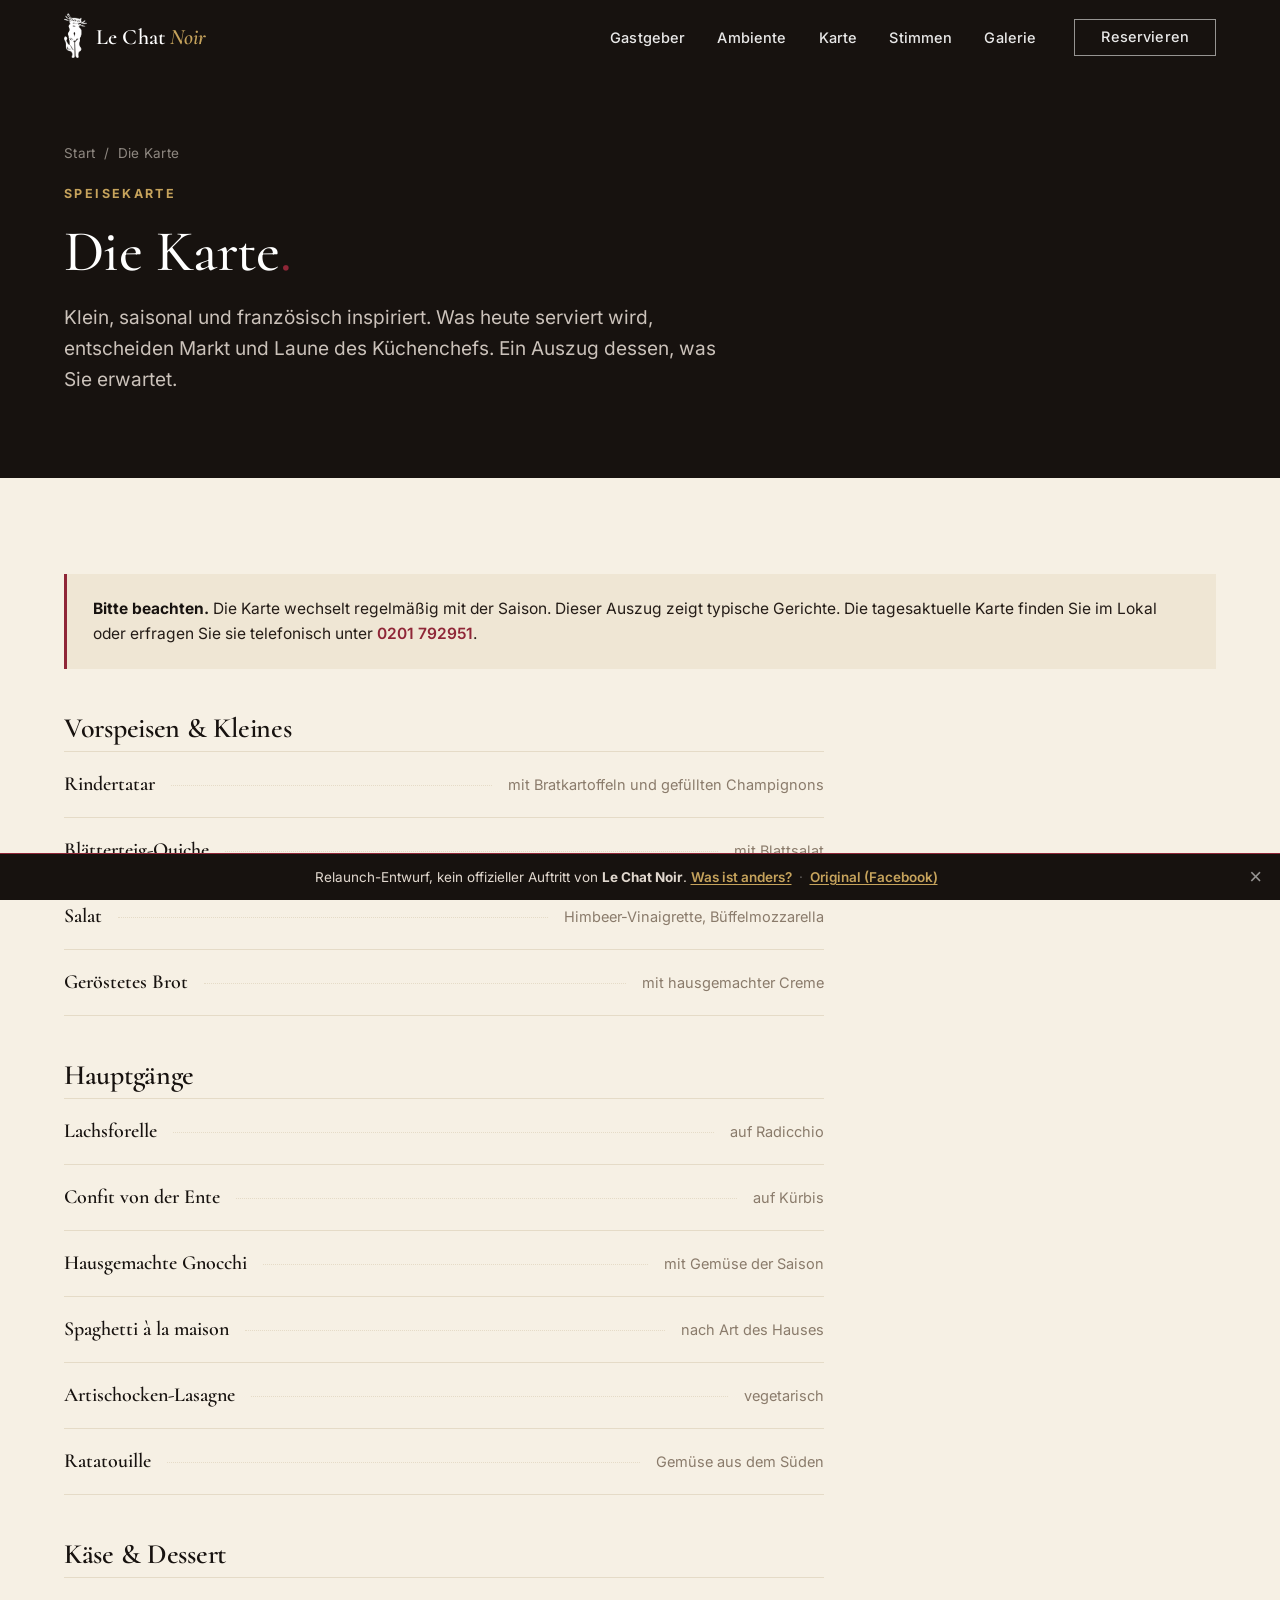
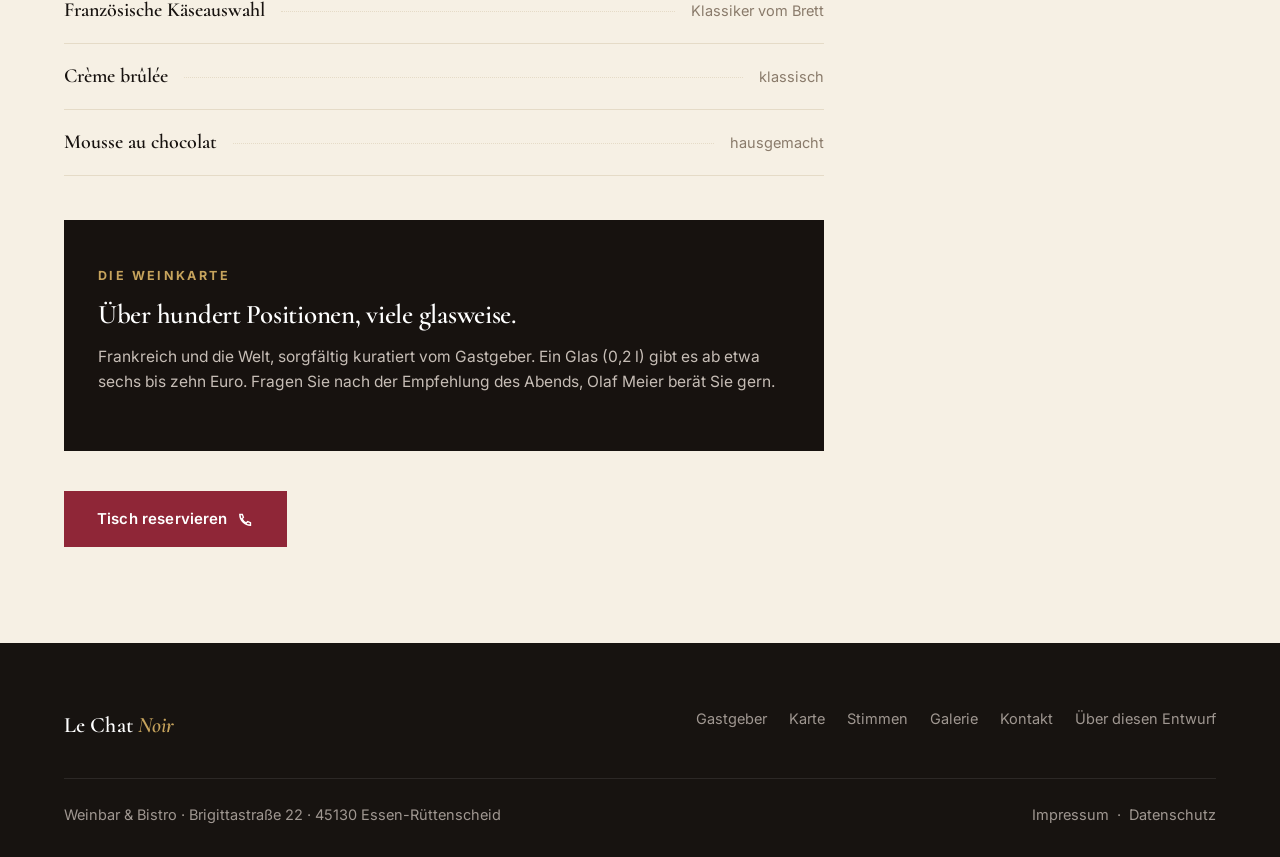
<file: speisekarte.html>
<!doctype html>
<html lang="de">
<head>
<meta charset="utf-8">
<meta name="viewport" content="width=device-width, initial-scale=1">
<meta name="robots" content="noindex, nofollow">
<title>Die Karte | Le Chat Noir</title>
<meta name="description" content="Die Karte des Le Chat Noir in Essen-Rüttenscheid: französisch inspirierte Bistroküche, saisonal und frisch, dazu über hundert Weine.">
<link rel="icon" href="media/favicon-32.png" sizes="32x32">
<link rel="apple-touch-icon" href="media/favicon-180.png">
<link rel="stylesheet" href="css/site.css?v=17">
</head>
<body class="sub">
<a href="#main" class="skip">Zum Inhalt springen</a>

<!-- #chrome:header -->
<header class="nav" id="nav">
  <div class="wrap">
    <a href="index.html#top" class="brand" aria-label="Le Chat Noir Startseite">
      <img class="brand__mark brand__mark--light" src="media/mark-cream.png?v=2" alt="" width="23" height="46">
      <img class="brand__mark brand__mark--dark" src="media/mark-dark.png?v=2" alt="" width="23" height="46">
      <b>Le Chat <em>Noir</em></b>
    </a>
    <nav class="nav__links" aria-label="Hauptnavigation">
      <a href="index.html#gastgeber">Gastgeber</a>
      <a href="index.html#ambiente">Ambiente</a>
      <a href="index.html#karte">Karte</a>
      <a href="index.html#stimmen">Stimmen</a>
      <a href="index.html#galerie">Galerie</a>
      <a href="tel:+49201792951" class="btn nav__cta btn--ghost">Reservieren</a>
    </nav>
    <button class="burger" id="burger" aria-label="Menü öffnen" aria-expanded="false"><span></span><span></span><span></span></button>
  </div>
</header>
<nav class="mmenu" id="mmenu" aria-label="Mobile Navigation" inert>
  <div class="mmenu__links">
    <a href="index.html#gastgeber"><span class="n">01</span>Gastgeber</a>
    <a href="index.html#ambiente"><span class="n">02</span>Ambiente</a>
    <a href="index.html#karte"><span class="n">03</span>Karte</a>
    <a href="index.html#stimmen"><span class="n">04</span>Stimmen</a>
    <a href="index.html#galerie"><span class="n">05</span>Galerie</a>
    <a href="index.html#kontakt"><span class="n">06</span>Kontakt</a>
  </div>
  <div class="mmenu__foot">
    <a class="btn btn--primary" href="tel:+49201792951">Tisch reservieren
      <svg viewBox="0 0 24 24" fill="none" stroke="currentColor" stroke-width="2"><path d="M4 5c0 8 7 15 15 15v-3.5l-4-1.5-2 2a12 12 0 0 1-6-6l2-2L7.5 5H4Z"/></svg></a>
    <div class="mmenu__contact">
      <a href="https://www.facebook.com/profile.php?id=100066723883240&amp;locale=de_DE" target="_blank" rel="noopener"><svg viewBox="0 0 24 24" fill="currentColor"><path d="M22 12a10 10 0 1 0-11.6 9.9v-7H7.9V12h2.5V9.8c0-2.5 1.5-3.9 3.8-3.9 1.1 0 2.2.2 2.2.2v2.5h-1.2c-1.2 0-1.6.8-1.6 1.6V12h2.7l-.4 2.9h-2.3v7A10 10 0 0 0 22 12Z"/></svg>Facebook</a>
      <a href="https://www.google.com/maps/search/?api=1&amp;query=Le%20Chat%20Noir%20Brigittastra%C3%9Fe%2022%20Essen" target="_blank" rel="noopener"><svg viewBox="0 0 24 24" fill="none" stroke="currentColor" stroke-width="1.8"><path d="M12 21s-7-5.7-7-11a7 7 0 1 1 14 0c0 5.3-7 11-7 11Z"/><circle cx="12" cy="10" r="2.5"/></svg>Route</a>
    </div>
    <div class="mmenu__meta">Brigittastraße 22 &middot; Essen-Rüttenscheid</div>
  </div>
</nav>
<!-- /#chrome:header -->

<section class="subhero" id="main">
  <div class="wrap">
    <div class="crumb"><a href="index.html#top">Start</a> &nbsp;/&nbsp; Die Karte</div>
    <div class="eyebrow" style="margin-top:20px">Speisekarte</div>
    <h1>Die Karte<span class="dot">.</span></h1>
    <p>Klein, saisonal und französisch inspiriert. Was heute serviert wird, entscheiden Markt und Laune des Küchenchefs. Ein Auszug dessen, was Sie erwartet.</p>
  </div>
</section>

<section class="section">
  <div class="wrap">
    <div class="note-box" style="margin-bottom:44px"><b>Bitte beachten.</b> Die Karte wechselt regelmäßig mit der Saison. Dieser Auszug zeigt typische Gerichte. Die tagesaktuelle Karte finden Sie im Lokal oder erfragen Sie sie telefonisch unter <a href="tel:+49201792951" style="color:var(--mocha);font-weight:600">0201 792951</a>.</div>

    <div style="max-width:760px">
      <h2 style="color:var(--espresso);font-size:clamp(22px,3vw,28px);margin:0 0 8px">Vorspeisen &amp; Kleines</h2>
      <div class="menu__list" style="margin-bottom:44px">
        <div class="mrow"><b>Rindertatar</b><span class="lead-dots"></span><span>mit Bratkartoffeln und gefüllten Champignons</span></div>
        <div class="mrow"><b>Blätterteig-Quiche</b><span class="lead-dots"></span><span>mit Blattsalat</span></div>
        <div class="mrow"><b>Salat</b><span class="lead-dots"></span><span>Himbeer-Vinaigrette, Büffelmozzarella</span></div>
        <div class="mrow"><b>Geröstetes Brot</b><span class="lead-dots"></span><span>mit hausgemachter Creme</span></div>
      </div>

      <h2 style="color:var(--espresso);font-size:clamp(22px,3vw,28px);margin:0 0 8px">Hauptgänge</h2>
      <div class="menu__list" style="margin-bottom:44px">
        <div class="mrow"><b>Lachsforelle</b><span class="lead-dots"></span><span>auf Radicchio</span></div>
        <div class="mrow"><b>Confit von der Ente</b><span class="lead-dots"></span><span>auf Kürbis</span></div>
        <div class="mrow"><b>Hausgemachte Gnocchi</b><span class="lead-dots"></span><span>mit Gemüse der Saison</span></div>
        <div class="mrow"><b>Spaghetti à la maison</b><span class="lead-dots"></span><span>nach Art des Hauses</span></div>
        <div class="mrow"><b>Artischocken-Lasagne</b><span class="lead-dots"></span><span>vegetarisch</span></div>
        <div class="mrow"><b>Ratatouille</b><span class="lead-dots"></span><span>Gemüse aus dem Süden</span></div>
      </div>

      <h2 style="color:var(--espresso);font-size:clamp(22px,3vw,28px);margin:0 0 8px">Käse &amp; Dessert</h2>
      <div class="menu__list" style="margin-bottom:44px">
        <div class="mrow"><b>Französische Käseauswahl</b><span class="lead-dots"></span><span>Klassiker vom Brett</span></div>
        <div class="mrow"><b>Crème brûlée</b><span class="lead-dots"></span><span>klassisch</span></div>
        <div class="mrow"><b>Mousse au chocolat</b><span class="lead-dots"></span><span>hausgemacht</span></div>
      </div>
    </div>

    <div class="menu__aside" style="max-width:760px">
      <span class="eyebrow">Die Weinkarte</span>
      <h3>Über hundert Positionen, viele glasweise.</h3>
      <p>Frankreich und die Welt, sorgfältig kuratiert vom Gastgeber. Ein Glas (0,2 l) gibt es ab etwa sechs bis zehn Euro. Fragen Sie nach der Empfehlung des Abends, Olaf Meier berät Sie gern.</p>
    </div>

    <div style="margin-top:40px">
      <a class="btn btn--primary" href="tel:+49201792951">Tisch reservieren
        <svg viewBox="0 0 24 24" fill="none" stroke="currentColor" stroke-width="2"><path d="M4 5c0 8 7 15 15 15v-3.5l-4-1.5-2 2a12 12 0 0 1-6-6l2-2L7.5 5H4Z"/></svg></a>
    </div>
  </div>
</section>

<!-- #chrome:demobar -->
<div class="demobar" id="demobar">
  <span>Relaunch-Entwurf, kein offizieller Auftritt von <b>Le Chat Noir</b>. <a href="hinweise.html">Was ist anders?</a> <span class="demobar__sep">&middot;</span> <a href="https://www.facebook.com/profile.php?id=100066723883240&amp;locale=de_DE" target="_blank" rel="noopener">Original (Facebook)</a></span>
  <button id="demoClose" aria-label="Hinweis schließen">&times;</button>
</div>
<!-- /#chrome:demobar -->
<!-- #chrome:footer -->
<footer class="foot">
  <div class="wrap">
    <div class="foot__top">
      <a href="index.html#top" class="brand"><b>Le Chat <em>Noir</em></b></a>
      <nav class="foot__nav" aria-label="Footer">
        <a href="index.html#gastgeber">Gastgeber</a>
        <a href="index.html#karte">Karte</a>
        <a href="index.html#stimmen">Stimmen</a>
        <a href="index.html#galerie">Galerie</a>
        <a href="index.html#kontakt">Kontakt</a>
        <a href="hinweise.html">Über diesen Entwurf</a>
      </nav>
    </div>
    <div class="foot__bottom">
      <span>Weinbar &amp; Bistro &middot; Brigittastraße 22 &middot; 45130 Essen-Rüttenscheid</span>
      <span><a href="impressum.html">Impressum</a> &nbsp;&middot;&nbsp; <a href="datenschutz.html">Datenschutz</a></span>
    </div>
  </div>
</footer>
<!-- /#chrome:footer -->

<script src="js/site.js?v=17" defer></script>
</body>
</html>
</file>
<file: css/site.css>
/* =========================================================================
   Le Chat Noir - Redesign-Demonstrator (Weinbar & Bistro, Essen-Rüttenscheid)
   Vanilla CSS. Belle-Époque-Palette: Bordeaux + Messing-Gold auf Noir/Pergament.
   Schriften self-hosted (Fraunces Display + Inter Body), kein Google-CDN.
   ========================================================================= */

@font-face{font-family:'Cormorant';src:url('../font/cormorant.woff2') format('woff2');font-weight:300 700;font-style:normal;font-display:swap}
@font-face{font-family:'Cormorant';src:url('../font/cormorant-italic.woff2') format('woff2');font-weight:300 700;font-style:italic;font-display:swap}
@font-face{font-family:'Inter';src:url('../font/inter.woff2') format('woff2');font-weight:300 700;font-style:normal;font-display:swap}

:root{
  --espresso:#17120f;   /* dunkle Sektionen, Hero, Footer, Text-Headings (Noir) */
  --roast:#241c17;      /* dunkle Karte 1 */
  --bark:#33261f;       /* dunkle Karte 2 */
  --mocha:#8f2637;      /* AKZENT Bordeaux: CTA, Eyebrow, Punkt */
  --mocha-d:#71202d;    /* Akzent dunkler (Hover) */
  --caramel:#c6a35c;    /* Messing-Gold-Sekundaer (Kursiv, Eyebrow auf dunkel) */
  --crema:#e7dcc6;      /* helles Warm */
  --latte:#efe6d4;      /* Sektions-BG hell-warm (Pergament) */
  --cream:#f6f0e4;      /* Grund-BG (helles Pergament) */
  --ink:#251d18;        /* Fliesstext auf hell */
  --muted:#8a7b6b;      /* gedaempfter Warmton */
  --line:#e5dbc7;       /* Haarlinie */
  --white:#fffdf9;
  --wrap:1200px;
  --ease:cubic-bezier(.22,1,.36,1);
  --nav-h:76px;
}

*,*::before,*::after{box-sizing:border-box}
html{-webkit-text-size-adjust:100%;scroll-behavior:smooth}
html,*{-webkit-tap-highlight-color:transparent}
body{
  margin:0;background:var(--cream);color:var(--ink);
  font-family:'Inter',system-ui,-apple-system,Segoe UI,sans-serif;
  font-size:17px;line-height:1.65;font-weight:400;
  -webkit-font-smoothing:antialiased;text-rendering:optimizeLegibility;
  overflow-x:clip;overflow-wrap:break-word;
}
::selection{background:rgba(143,38,55,.22)}::-moz-selection{background:rgba(143,38,55,.22)}
img{max-width:100%;height:auto;display:block}
a{color:inherit;text-decoration:none}
h1,h2,h3{font-family:'Cormorant',Georgia,serif;font-weight:600;line-height:1.08;letter-spacing:-.01em;margin:0}
p{margin:0 0 1rem}
.wrap{width:100%;max-width:var(--wrap);margin:0 auto;padding:0 24px}
.section{padding:96px 0}
.eyebrow{font-family:'Inter';font-weight:700;font-size:12.5px;letter-spacing:.19em;text-transform:uppercase;color:var(--mocha)}
.dot{color:var(--mocha)}
.sr-only{position:absolute;width:1px;height:1px;padding:0;margin:-1px;overflow:hidden;clip:rect(0,0,0,0);border:0}
.skip{position:absolute;left:-9999px;top:0;background:var(--espresso);color:#fff;padding:10px 16px;z-index:200}
.skip:focus{left:12px;top:12px}

/* ---- Buttons ---- */
.btn{display:inline-flex;align-items:center;gap:.6rem;font-family:'Inter';font-weight:600;font-size:15px;
  letter-spacing:.01em;padding:15px 32px;border:1px solid transparent;cursor:pointer;
  transition:background .25s var(--ease),border-color .25s var(--ease),color .25s var(--ease)}
.btn--primary{background:var(--mocha);color:#fff}
.btn--primary:hover{background:var(--mocha-d)}
.btn--ghost{background:transparent;border-color:rgba(255,255,255,.55);color:#fff}
.btn--ghost:hover{background:rgba(255,255,255,.14);border-color:#fff}
.btn--dark{background:var(--espresso);color:#fff}
.btn--dark:hover{background:var(--roast)}
.btn svg{width:17px;height:17px;flex:none}

/* ---- Navigation ---- */
.nav{position:fixed;top:0;left:0;right:0;z-index:140;height:var(--nav-h);display:flex;align-items:center;
  transition:background .3s var(--ease),box-shadow .3s var(--ease),border-color .3s var(--ease);
  border-bottom:1px solid transparent}
.nav .wrap{display:flex;align-items:center;justify-content:space-between}
.brand{font-family:'Cormorant';font-weight:600;font-size:22px;letter-spacing:.01em;color:#fff;
  display:inline-flex;align-items:center;gap:.55rem;transition:color .3s var(--ease),transform .28s var(--ease);transform-origin:center center}
.brand:hover{transform:scale(1.06)}
.brand b{font-weight:600}.brand .sep{color:var(--mocha)}
.brand .cafe{font-family:'Inter';font-weight:600;font-size:12px;letter-spacing:.22em;text-transform:uppercase;color:var(--caramel);align-self:center}
.nav__links{display:flex;align-items:center;gap:32px}
.nav__links a{font-size:14.5px;font-weight:500;color:rgba(255,255,255,.9);letter-spacing:.01em;position:relative;padding:4px 0}
.nav__links a::after{content:"";position:absolute;left:0;right:100%;bottom:-2px;height:1.5px;background:var(--mocha);transition:right .3s var(--ease)}
.nav__links a:hover::after,.nav__links a.active::after{right:0}
.nav__cta{margin-left:6px}
/* WICHTIG: .nav__links a (0,1,1) ueberschreibt sonst das .btn-Padding (0,1,0) -> Text klebt an den Kanten.
   Padding des Nav-CTA-Buttons deshalb mit hoeherer Spezifitaet setzen, Unterstrich unterdruecken. */
.nav__links a.nav__cta{padding:10px 26px;line-height:1}
.nav__links a.nav__cta::after{display:none}
/* solid: bei Scroll ODER auf Subpages ohne Hero (body.sub) */
.nav.scrolled,body.sub .nav.scrolled{background:var(--cream);border-bottom-color:var(--line);box-shadow:0 1px 0 rgba(0,0,0,.02)}
.nav.scrolled .brand,body.sub .nav.scrolled .brand{color:var(--espresso)}
.nav.scrolled .nav__links a,body.sub .nav.scrolled .nav__links a{color:var(--ink)}
.nav.scrolled .nav__cta,body.sub .nav.scrolled .nav__cta{background:transparent;color:var(--mocha);border-color:var(--mocha)}
.nav.scrolled .nav__links a.nav__cta:hover,body.sub .nav.scrolled .nav__links a.nav__cta:hover{background:rgba(143,38,55,.08);color:var(--mocha);border-color:var(--mocha)}
.nav.scrolled .brand .cafe,body.sub .nav.scrolled .brand .cafe{color:var(--mocha)}
/* Menue offen: Header BLEIBT stehen (Logo/Name an Ort und Stelle), Hamburger morpht zum X */
.nav.menu-open{background:transparent!important;border-color:transparent!important;box-shadow:none!important}
.nav.menu-open .brand{color:#fff}
.nav.scrolled .burger span,body.sub .nav.scrolled .burger span{background:var(--espresso)}
.burger{display:none;width:44px;height:44px;background:none;border:0;cursor:pointer;flex-direction:column;justify-content:center;gap:5px;padding:0}
.burger span{display:block;height:2px;width:24px;background:#fff;margin:0 auto;transition:background .3s var(--ease)}

/* ---- Mobile menu: Vollglas-Panel von rechts, Header weg, Logo+X im Panel ---- */
.mmenu{position:fixed;inset:0;z-index:130;
  background:rgba(23,18,15,.88);backdrop-filter:blur(22px) saturate(140%);-webkit-backdrop-filter:blur(22px) saturate(140%);
  display:flex;flex-direction:column;justify-content:center;padding:calc(var(--nav-h) + 10px) 28px 24px;
  transform:translateX(100%);transition:transform .42s var(--ease);
  height:100lvh;overflow-y:auto;overscroll-behavior:contain}
.mmenu.open{transform:translateX(0)}
.mmenu__top{display:flex;align-items:center;justify-content:space-between;min-height:calc(var(--nav-h) - 18px);flex:none}
.mmenu__logo{font-family:'Cormorant';font-weight:600;font-size:22px;color:#fff;display:inline-flex;align-items:baseline;gap:.4rem}
.mmenu__logo .cafe{font-family:'Inter';font-weight:600;font-size:12px;letter-spacing:.22em;text-transform:uppercase;color:var(--caramel);align-self:center}
.mmenu__x{position:relative;width:44px;height:44px;background:none;border:0;cursor:pointer;flex:none;transition:transform .3s var(--ease)}
.mmenu__x::before,.mmenu__x::after{content:"";position:absolute;left:11px;right:11px;top:21px;height:2px;background:#fff;border-radius:2px;transition:background .2s var(--ease)}
.mmenu__x::before{transform:rotate(45deg)}
.mmenu__x::after{transform:rotate(-45deg)}
.mmenu__x:hover{transform:rotate(90deg)}
.mmenu__x:hover::before,.mmenu__x:hover::after{background:var(--mocha)}
.mmenu__links{display:flex;flex-direction:column;flex:none;padding:0}
.mmenu__links a{position:relative;display:flex;align-items:baseline;gap:14px;font-family:'Cormorant';font-size:clamp(22px,5.8vw,27px);color:rgba(255,255,255,.9);
  padding:11px 0;border-bottom:1px solid rgba(255,255,255,.1);
  transition:color .25s var(--ease),padding-left .25s var(--ease)}
.mmenu__links a .n{font-family:'Inter';font-size:12px;font-weight:700;letter-spacing:.08em;color:var(--caramel);flex:none;transform:translateY(-5px);transition:color .25s var(--ease)}
.mmenu__links a:hover,.mmenu__links a:focus-visible,.mmenu__links a.active{color:#fff;padding-left:12px}
.mmenu__links a:hover .n,.mmenu__links a.active .n{color:var(--mocha)}
.mmenu__links a:last-child{border-bottom:0}  /* keine Doppellinie zum Fuss-Block (der hat border-top) */
.mmenu.open .mmenu__links a{animation:mIn .5s var(--ease) both}
.mmenu.open .mmenu__links a:nth-child(1){animation-delay:.10s}
.mmenu.open .mmenu__links a:nth-child(2){animation-delay:.16s}
.mmenu.open .mmenu__links a:nth-child(3){animation-delay:.22s}
.mmenu.open .mmenu__links a:nth-child(4){animation-delay:.28s}
.mmenu.open .mmenu__links a:nth-child(5){animation-delay:.34s}
.mmenu.open .mmenu__links a:nth-child(6){animation-delay:.40s}
@keyframes mIn{from{opacity:0;transform:translateX(20px)}to{opacity:1;transform:none}}
.mmenu__foot{flex:none;margin-top:36px;padding-top:22px;border-top:1px solid rgba(255,255,255,.12)}
.mmenu__foot .btn{width:100%;justify-content:center}
.mmenu__contact{display:grid;grid-template-columns:1fr 1fr;gap:10px;margin-top:14px}  /* symmetrisch, gleiche Breite, fuellt wie der CTA darueber */
.mmenu__contact a{display:inline-flex;align-items:center;justify-content:center;gap:8px;color:rgba(255,255,255,.85);font-size:14px;font-weight:500;
  border:1px solid rgba(255,255,255,.2);padding:10px 15px;transition:background .2s var(--ease),border-color .2s var(--ease),color .2s var(--ease)}
.mmenu__contact a:hover{background:rgba(255,255,255,.1);border-color:#fff;color:#fff}
.mmenu__contact a svg{width:16px;height:16px;color:var(--caramel);flex:none}
.mmenu__meta{margin-top:16px;color:rgba(255,255,255,.5);font-size:13px}

/* ---- Hero ---- */
.hero{position:relative;min-height:100svh;display:flex;align-items:center;overflow:hidden;background:var(--espresso)}
.hero__bg{position:absolute;top:-16%;left:0;right:0;height:132%;z-index:0;background-size:cover;background-position:center;will-change:transform;backface-visibility:hidden;
  background-image:url('../media/hero.webp')}
@media(max-width:700px){.hero__bg{background-image:url('../media/hero-mob.webp')}}
.hero__bg::after{content:"";position:absolute;inset:0;
  background:linear-gradient(180deg,rgba(18,13,11,.72) 0%,rgba(24,17,14,.58) 42%,rgba(20,15,12,.88) 100%)}
.hero .wrap{position:relative;z-index:1;padding-top:var(--nav-h)}
.hero__inner{max-width:840px}
.hero h1{color:#fff;font-size:clamp(40px,7vw,78px);font-weight:500;letter-spacing:-.02em;margin:18px 0 0}
.hero h1 em{font-style:italic;font-weight:400;color:var(--caramel)}
.hero__sub{color:rgba(255,255,255,.84);font-size:clamp(17px,2.1vw,20px);max-width:620px;margin:22px 0 0;line-height:1.6}
.hero__cta{display:flex;flex-wrap:wrap;gap:14px;margin-top:34px}
.hero__eyebrow{color:var(--caramel)}
/* Kontakt-Ribbon unter Hero-Text */
.ribbon{position:relative;z-index:1;margin-top:44px;display:flex;flex-wrap:wrap;gap:14px 30px;
  padding-top:22px;border-top:1px solid rgba(255,255,255,.16)}
.ribbon span{display:inline-flex;align-items:center;gap:9px;color:rgba(255,255,255,.82);font-size:14.5px;font-weight:500}
.ribbon svg{width:16px;height:16px;color:var(--caramel);flex:none}
.ribbon__track{display:flex;flex-wrap:wrap;gap:14px 30px}
/* Mobil: Ribbon wird zum schiebbaren Auto-Marquee (JS baut den Track + Klone) */
@media(max-width:700px){
  .ribbon{flex-wrap:nowrap;overflow:hidden;touch-action:pan-y;
    -webkit-mask-image:linear-gradient(90deg,transparent,#000 7%,#000 93%,transparent);
            mask-image:linear-gradient(90deg,transparent,#000 7%,#000 93%,transparent)}
  .ribbon__track{flex-wrap:nowrap;gap:0;will-change:transform}
  .ribbon__track span{flex:none;padding-right:30px}
}

/* ---- generische Sektionsbausteine ---- */
.section--latte{background:var(--latte)}
.section--espresso{background:var(--espresso);color:#f3e9e0}
.shead{max-width:660px;margin:0 0 52px}
.shead.center{margin-left:auto;margin-right:auto;text-align:center}
.shead h2{font-size:clamp(30px,4.6vw,48px);margin-top:14px;color:var(--espresso)}
.section--espresso .shead h2{color:#fff}
.shead p{color:var(--muted);font-size:18px;margin-top:16px}
.section--espresso .shead p{color:rgba(243,233,224,.72)}

/* Intro / Split */
.split{display:grid;grid-template-columns:1.05fr .95fr;gap:60px;align-items:center}
.split__media{position:relative;aspect-ratio:4/5;background:var(--crema) center/cover;border:1px solid var(--line)}
.lead{font-family:'Cormorant';font-size:clamp(22px,2.6vw,27px);font-weight:400;line-height:1.4;color:var(--roast)}
.split p{color:var(--ink)}
.split .muted{color:var(--muted);font-size:16px}

/* Feature-Karten */
.features{display:grid;grid-template-columns:repeat(3,1fr);gap:26px}
.feature{background:var(--cream);border:1px solid var(--line);padding:34px 30px;
  transition:border-color .3s var(--ease),background .3s var(--ease)}
.section--latte .feature{background:var(--white)}
.feature:hover{border-color:var(--mocha)}
.feature__ic{width:46px;height:46px;color:var(--mocha);margin-bottom:20px}
.feature h3{font-size:22px;color:var(--espresso);margin-bottom:10px}
.feature p{color:var(--muted);font-size:15.5px;margin:0}

/* Leistungen / Angebote (3 grosse Karten) */
.svcs{display:grid;grid-template-columns:repeat(3,1fr);gap:26px}
.svc{position:relative;padding:38px 32px;background:var(--roast);color:#f3e9e0;overflow:hidden;
  transition:transform .3s var(--ease)}
.svc:nth-child(2){background:var(--bark)}
.svc:nth-child(3){background:var(--mocha)}
.svc__n{font-family:'Cormorant';font-size:15px;color:rgba(255,255,255,.5);letter-spacing:.05em}
.svc h3{font-size:26px;color:#fff;margin:14px 0 12px}
.svc p{color:rgba(255,255,255,.84);font-size:15.5px;margin:0}

/* Speisekarte-Menue */
.menu{display:grid;grid-template-columns:1.1fr .9fr;gap:56px;align-items:center}
.menu__list{display:grid;gap:0}
.mrow{display:flex;align-items:baseline;gap:16px;padding:16px 0;border-top:1px solid var(--line)}
.mrow:last-child{border-bottom:1px solid var(--line)}
.mrow b{font-family:'Cormorant';font-weight:600;font-size:20px;color:var(--espresso);white-space:nowrap}
.mrow .lead-dots{flex:1;border-bottom:1px dotted var(--line);transform:translateY(-4px)}
.mrow span{color:var(--muted);font-size:14.5px;text-align:right}
.menu__aside{background:var(--espresso);color:#f3e9e0;padding:40px 34px}
.menu__aside .eyebrow{color:var(--caramel)}
.menu__aside h3{font-family:'Cormorant';color:#fff;font-size:27px;margin:12px 0 14px}
.menu__aside p{color:rgba(243,233,224,.8);font-size:15.5px}

/* Anlaesse / Tags */
.tags{display:flex;flex-wrap:wrap;gap:12px;margin-top:8px}
.tag{border:1px solid var(--line);background:var(--white);color:var(--roast);padding:11px 20px;font-size:15px;font-weight:500;
  transition:border-color .25s var(--ease),color .25s var(--ease)}
.tag:hover{border-color:var(--mocha);color:var(--mocha)}

/* Kontakt / CTA */
.cta{text-align:center;max-width:700px;margin:0 auto}
.cta h2{font-size:clamp(32px,5vw,54px);color:#fff}
.cta p{color:rgba(243,233,224,.78);font-size:19px;margin:18px 0 30px}
.cta__row{display:flex;flex-wrap:wrap;gap:14px;justify-content:center}
.cta__mail{display:inline-flex;align-items:center;gap:10px;color:var(--caramel);font-family:'Cormorant';font-size:clamp(21px,3vw,29px);margin-top:30px}
.cta__meta{display:flex;flex-wrap:wrap;gap:10px 34px;justify-content:center;margin-top:34px;color:rgba(243,233,224,.7);font-size:15px}
.cta__meta b{color:#fff;font-weight:600}

/* Footer */
.foot{background:#171310;color:rgba(243,233,224,.62);padding:64px 0 30px;font-size:14.5px}
.foot__top{display:flex;flex-wrap:wrap;justify-content:space-between;gap:30px;padding-bottom:34px;border-bottom:1px solid rgba(255,255,255,.09)}
.foot .brand{color:#fff}
.foot__nav{display:flex;flex-wrap:wrap;gap:22px}
.foot__nav a:hover{color:var(--caramel)}
.foot__bottom{display:flex;flex-wrap:wrap;justify-content:space-between;gap:12px;padding-top:24px}
.foot__bottom a:hover{color:var(--caramel)}

/* Reveal-on-scroll */
.reveal{opacity:0;transform:translateY(22px);transition:opacity .7s var(--ease),transform .7s var(--ease)}
.reveal.in{opacity:1;transform:none}

/* Hero-Eingangsanimation: themengerecht (warmes, ruhiges Aufsteigen), gestaffelt.
   LCP-sicher: die H1 animiert NUR transform (kein opacity-Gate), malt also sofort. */
@keyframes heroUp{from{opacity:0;transform:translateY(22px)}to{opacity:1;transform:none}}
@keyframes heroRise{from{transform:translateY(26px)}to{transform:none}}
.hero .h-anim{animation:heroUp .7s var(--ease) both}
.hero h1.h-anim{animation:heroRise .85s var(--ease) both}
.hero .hero__eyebrow.h-anim{animation-delay:.06s}
.hero h1.h-anim{animation-delay:.14s}
.hero .hero__sub.h-anim{animation-delay:.28s}
.hero .hero__cta.h-anim{animation-delay:.40s}
.hero .ribbon.h-anim{animation-delay:.52s}

/* ---- Responsive ---- */
@media(max-width:1023px){
  .nav__links{display:none}
  .burger{display:flex}
  .split,.menu{grid-template-columns:1fr;gap:36px}
  .split__media{aspect-ratio:16/10;order:-1}
  .features,.svcs{grid-template-columns:1fr}
  .section{padding:64px 0}
  .menu__aside{order:-1}
}
@media(max-width:560px){
  body{font-size:16px}
  .section{padding:52px 0}
  .wrap{padding:0 20px}
  .hero__cta .btn,.cta__row .btn{width:100%;justify-content:center}
  .shead{margin-bottom:36px}
  /* Hero-H1 kleiner, damit lange Woerter (Gastfreundschaft) nicht mitten im Wort brechen */
  .hero h1{font-size:clamp(29px,8vw,42px)}
  /* Menue-/Zeiten-Zeilen stapeln: langer Name + rechte Beschreibung sprengen sonst den Viewport */
  .mrow{flex-direction:column;align-items:flex-start;gap:3px;padding:13px 0}
  .mrow b{white-space:normal}
  .mrow .lead-dots{display:none}
  .mrow span{text-align:left}
}
@media(prefers-reduced-motion:reduce){
  *,*::before,*::after{animation:none!important;transition:none!important;scroll-behavior:auto!important}
  .reveal{opacity:1;transform:none}
  .hero__bg{transform:none!important}
}
@media (hover:none),(pointer:coarse){
  .brand:hover{transform:none}
  .feature:hover,.tag:hover{border-color:var(--line)}
}

/* ---- Galerie (JS-Masonry: Bilder in die kürzeste Spalte = ausgewogen) ---- */
.gallery{display:flex;flex-wrap:wrap;gap:12px;align-items:flex-start}
.gallery__col{flex:1 1 0;min-width:0;display:flex;flex-direction:column;gap:12px}
.gallery>picture{flex:1 1 180px}
.gallery picture{display:block;overflow:hidden;border:1px solid var(--line);position:relative;cursor:pointer}
.gallery img{width:100%;height:auto;display:block;transition:filter .4s var(--ease)}
.gallery picture::after{content:"";position:absolute;inset:0;background:var(--espresso);opacity:0;transition:opacity .4s var(--ease);pointer-events:none}
.gallery picture:hover img{filter:saturate(1.06)}
.gallery picture:hover::after{opacity:.08}
@media(max-width:520px){.gallery{gap:10px}.gallery__col{gap:10px}}

/* ---- Lightbox ---- */
.lb{position:fixed;inset:0;z-index:200;background:rgba(18,13,11,.94);display:none;align-items:center;justify-content:center;padding:24px}
.lb.open{display:flex}
.lb img{max-width:92vw;max-height:86vh;object-fit:contain;border:1px solid rgba(255,255,255,.12);box-shadow:0 20px 60px rgba(0,0,0,.5)}
.lb__close,.lb__nav{position:absolute;background:rgba(255,255,255,.1);border:0;color:#fff;cursor:pointer;
  width:48px;height:48px;font-size:26px;line-height:1;display:flex;align-items:center;justify-content:center;transition:background .2s var(--ease)}
.lb__close:hover,.lb__nav:hover{background:rgba(255,255,255,.24)}
.lb__close{top:20px;right:20px}
.lb__nav.prev{left:20px;top:50%;transform:translateY(-50%)}
.lb__nav.next{right:20px;top:50%;transform:translateY(-50%)}
@media(max-width:560px){.lb__nav{width:42px;height:42px;bottom:24px;top:auto;transform:none}.lb__nav.prev{left:24px}.lb__nav.next{right:24px}}

/* ---- Demo-Leiste ---- */
.demobar{position:fixed;bottom:0;left:0;right:0;z-index:120;background:var(--espresso);color:rgba(243,233,224,.92);
  display:flex;align-items:center;justify-content:center;gap:16px;padding:12px 46px 12px 18px;font-size:13.5px;text-align:center;
  border-top:1px solid var(--mocha);transform:translateY(100%);animation:demoin .5s .9s var(--ease) forwards}
@keyframes demoin{to{transform:none}}
.demobar a{color:var(--caramel);text-decoration:underline;text-underline-offset:2px;font-weight:600}
.demobar__sep{color:rgba(255,255,255,.32);margin:0 3px;text-decoration:none}
.demobar button{position:absolute;right:12px;background:none;border:0;color:rgba(255,255,255,.55);font-size:22px;line-height:1;cursor:pointer}
.demobar.hide{display:none}
@media(prefers-reduced-motion:reduce){.demobar{animation:none;transform:none}}

/* ---- Subpage / Hinweise ---- */
.subhero{background:var(--espresso);color:#fff;padding:calc(var(--nav-h) + 66px) 0 66px}
.subhero .eyebrow{color:var(--caramel)}
.subhero h1{font-size:clamp(34px,6vw,58px);color:#fff;font-weight:500;margin-top:16px}
.subhero h1 .dot{color:var(--mocha)}
.subhero p{color:rgba(243,233,224,.82);max-width:660px;margin-top:18px;font-size:19px}
.crumb{font-size:13.5px;color:rgba(243,233,224,.55);letter-spacing:.02em}
.crumb a:hover{color:var(--caramel)}
.note-box{background:var(--latte);border-left:3px solid var(--mocha);padding:22px 26px;font-size:15.5px;color:var(--roast)}
.note-box b{color:var(--espresso)}
.stat{font-family:'Cormorant';font-size:clamp(48px,8vw,68px);color:var(--mocha);font-weight:600;line-height:.95}
.two{display:grid;grid-template-columns:1fr 1fr;gap:26px}
.card{border:1px solid var(--line);background:var(--cream);padding:30px 28px}
.section--latte .card{background:var(--white)}
.card h3{font-size:21px;color:var(--espresso);margin-bottom:16px}
.chk{list-style:none;margin:0;padding:0}
.chk li{display:flex;gap:12px;padding:10px 0;border-top:1px solid var(--line);font-size:15.5px;color:var(--ink);line-height:1.45}
.chk li:first-child{border-top:0;padding-top:0}
.chk svg{width:20px;height:20px;flex:none;margin-top:1px}
.chk .ok{color:#5f8a50}.chk .todo{color:var(--caramel)}
.ctable-wrap{overflow-x:auto;border:1px solid var(--line);background:var(--white)}
.ctable{width:100%;border-collapse:collapse;font-size:15px;min-width:520px}
.ctable th,.ctable td{text-align:left;padding:14px 16px;border-bottom:1px solid var(--line)}
.ctable tr:last-child td{border-bottom:0}
.ctable thead th{font-family:'Inter';font-weight:700;font-size:12px;letter-spacing:.09em;text-transform:uppercase;color:var(--muted);background:var(--latte)}
.ctable .col-c{text-align:center;width:120px}
.ctable td.no{color:#b0503f}.ctable td.yes{color:#5f8a50;font-weight:600}

/* Referenz-Riege (mit Startseiten-Screenshots als Eyecandy) */
.refs{display:flex;flex-wrap:wrap;gap:20px;justify-content:center}
.ref{flex:1 1 300px;max-width:360px;border:1px solid var(--line);background:var(--cream);overflow:hidden;display:flex;flex-direction:column}
.ref__shot{display:block;width:100%;aspect-ratio:16/10;object-fit:cover;object-position:top center;
  border-bottom:1px solid var(--line);background:var(--crema);transition:filter .45s var(--ease),transform .45s var(--ease)}
.ref:hover .ref__shot{filter:saturate(1.05) brightness(1.02)}
.ref__body{padding:22px 24px;display:flex;flex-direction:column;flex:1}
.ref h4{font-family:'Cormorant';font-size:19px;color:var(--espresso);margin:0 0 8px}
.ref p{color:var(--muted);font-size:14.5px;margin:0 0 16px;flex:1}
.ref a{color:var(--mocha);font-weight:600;font-size:14.5px;display:inline-flex;align-items:center;gap:6px}
.ref a svg{width:15px;height:15px}
.ref__extra{margin-top:16px;padding-top:15px;border-top:1px solid var(--line)}
.ref__extra .lbl{font-size:10.5px;font-weight:700;letter-spacing:.13em;text-transform:uppercase;color:var(--muted);margin-bottom:9px}
.ref__extra a{display:flex;font-size:13.5px;color:var(--ink);font-weight:500;padding:4px 0;gap:6px}
.ref__extra a:hover{color:var(--mocha)}
.ref__extra a svg{width:14px;height:14px;flex:none;color:var(--mocha);margin-top:2px}
.metrics{display:grid;grid-template-columns:repeat(3,1fr);gap:20px;margin:0 0 40px}
.metric{border:1px solid var(--line);background:var(--cream);padding:26px 24px;text-align:center}
.section--latte .metric{background:var(--white)}
.metric .big{font-family:'Cormorant';font-weight:600;font-size:clamp(27px,4vw,38px);color:var(--mocha);line-height:1;letter-spacing:-.01em}
.metric .lbl{color:var(--muted);font-size:13.5px;margin-top:11px;line-height:1.45}
@media(max-width:720px){.metrics{grid-template-columns:1fr;gap:14px}}

/* Implementierungs-Skala (0 = simpel ... 10 = High-End All-In), zwei Marker */
.scale{margin-top:30px}
.scale__caps{display:flex;justify-content:space-between;gap:16px;margin-bottom:58px;font-size:12px;color:var(--muted);line-height:1.42}
.scale__caps b{color:var(--espresso);font-family:'Inter';font-weight:700}
.scale__caps span{flex:1}
.scale__caps .mid{text-align:center}
.scale__caps .end{text-align:right}
.scale__track{position:relative;height:10px;background:var(--crema);border:1px solid var(--line)}
.scale__fill{position:absolute;left:0;top:0;bottom:0;background:linear-gradient(90deg,var(--caramel),var(--mocha))}
.scale__mk{position:absolute;top:50%}
.scale__mk i{position:absolute;left:0;top:0;transform:translate(-50%,-50%);width:16px;height:16px;border-radius:50%;border:3px solid var(--cream)}
.scale__mk--now i{background:var(--espresso);box-shadow:0 0 0 1px var(--espresso)}
.scale__mk--rec i{background:var(--mocha);box-shadow:0 0 0 1px var(--mocha)}
.scale__lab{position:absolute;left:0;transform:translateX(-50%);white-space:nowrap;font-family:'Inter';font-weight:600;font-size:12.5px;padding:5px 11px}
.scale__mk--now .scale__lab{top:16px;background:var(--espresso);color:#fff}
.scale__mk--now .scale__lab::before{content:"";position:absolute;left:50%;top:-4px;transform:translateX(-50%) rotate(45deg);width:8px;height:8px;background:var(--espresso)}
.scale__mk--rec .scale__lab{bottom:16px;background:var(--mocha);color:#fff}
.scale__mk--rec .scale__lab::after{content:"";position:absolute;left:50%;bottom:-4px;transform:translateX(-50%) rotate(45deg);width:8px;height:8px;background:var(--mocha)}
.scale__nums{display:flex;justify-content:space-between;margin-top:12px;font-size:11px;color:var(--muted)}
.scale__why{list-style:none;margin:30px 0 0;padding:0;display:grid;gap:10px;max-width:760px}
.scale__why li{position:relative;padding-left:22px;font-size:15px;color:var(--ink);line-height:1.5}
.scale__why li::before{content:"";position:absolute;left:0;top:9px;width:7px;height:7px;background:var(--mocha)}
@media(max-width:560px){.scale__lab{font-size:11.5px;padding:4px 9px}.scale__caps{font-size:11px}}

.why{display:grid;grid-template-columns:1fr 1fr;gap:22px;margin-top:8px}
.why .card{padding:28px 26px}
.why .card .ic{width:30px;height:30px;color:var(--mocha);margin-bottom:14px}
.why .card p{color:var(--muted);font-size:15px;margin:0}
@media(max-width:720px){.why{grid-template-columns:1fr}}
.prose{max-width:680px}
.prose h2{color:var(--espresso);margin:34px 0 12px;font-size:clamp(22px,3vw,28px)}
.prose h2:first-child{margin-top:0}
.prose a{color:var(--mocha);font-weight:600}
@media(max-width:820px){.two{grid-template-columns:1fr}}

/* =========================================================================
   Le Chat Noir - Ergänzungen: Hero-Video, Rating, Stimmen, Social, Zeiten
   ========================================================================= */

/* Hero-Grid: Text links, Hochkant-Video rechts */
.hero__grid{display:grid;grid-template-columns:1.06fr .8fr;gap:50px;align-items:center;width:100%}
.hero__grid>*{min-width:0}
.hero__grid .hero__inner{max-width:none}
.hero__video{position:relative;justify-self:end;width:100%;max-width:340px;aspect-ratio:9/16;
  background:#0c0a09;overflow:hidden;border:1px solid rgba(198,163,92,.5);
  box-shadow:0 34px 80px rgba(0,0,0,.55)}
.hero__video video{width:100%;height:100%;object-fit:cover;display:block}
.hero__video figcaption{position:absolute;left:0;right:0;top:0;padding:12px 14px;font-size:11px;letter-spacing:.14em;
  text-transform:uppercase;color:rgba(255,255,255,.82);background:linear-gradient(180deg,rgba(0,0,0,.5),transparent);z-index:1}
.snd{position:absolute;right:12px;bottom:12px;display:inline-flex;align-items:center;gap:7px;
  background:rgba(12,9,8,.6);-webkit-backdrop-filter:blur(6px);backdrop-filter:blur(6px);color:#fff;
  border:1px solid rgba(255,255,255,.3);font-family:'Inter';font-size:12.5px;font-weight:600;letter-spacing:.02em;
  padding:8px 13px;cursor:pointer;transition:background .2s var(--ease),border-color .2s var(--ease)}
.snd:hover{background:rgba(143,38,55,.85);border-color:#fff}
.snd svg{width:15px;height:15px;flex:none}
.snd-m{display:none}
@media(max-width:1023px){
  .hero__grid{grid-template-columns:1fr;gap:28px}
  .hero__video{justify-self:center;max-width:300px;margin-top:4px}
}
@media(max-width:560px){.hero__video{max-width:248px}}

/* Rating-Badge (echte Google-Bewertung) */
.rating{display:inline-flex;align-items:center;gap:13px;background:var(--white);border:1px solid var(--line);padding:12px 18px;color:var(--ink)}
.rating__num{font-family:'Cormorant';font-weight:600;font-size:26px;color:var(--espresso);line-height:1}
.rating__stars{display:flex;gap:2px;color:var(--caramel)}
.rating__stars svg{width:15px;height:15px}
.rating__meta{font-size:13px;color:var(--muted);line-height:1.3}
.rating__meta b{color:var(--espresso);font-weight:600}
.rating--hero{background:rgba(255,255,255,.08);border-color:rgba(255,255,255,.22);color:#fff;-webkit-backdrop-filter:blur(4px);backdrop-filter:blur(4px)}
.rating--hero .rating__num,.rating--hero .rating__meta b{color:#fff}
.rating--hero .rating__meta{color:rgba(255,255,255,.74)}

/* Stimmen / Bewertungen */
.voices{display:grid;grid-template-columns:repeat(3,1fr);gap:22px}
.voice{border:1px solid var(--line);background:var(--white);padding:28px 26px;display:flex;flex-direction:column}
.section--latte .voice{background:var(--cream)}
.voice__stars{display:flex;gap:2px;color:var(--caramel);margin-bottom:14px}
.voice__stars svg{width:16px;height:16px;flex:none}
.voice p{font-family:'Cormorant';font-style:italic;font-weight:400;font-size:18px;line-height:1.5;color:var(--roast);margin:0 0 18px;flex:1}
.voice__who{font-size:14px;font-weight:600;color:var(--espresso)}
.voice__src{font-size:12.5px;color:var(--muted);margin-top:2px}
.voices__more{text-align:center;margin-top:36px}
@media(max-width:900px){.voices{grid-template-columns:1fr}}

/* Social-Links */
.social{display:flex;flex-wrap:wrap;gap:12px}
.social a{display:inline-flex;align-items:center;gap:9px;border:1px solid var(--line);background:var(--white);color:var(--ink);
  font-size:14.5px;font-weight:500;padding:11px 18px;transition:border-color .25s var(--ease),color .25s var(--ease)}
.social a:hover{border-color:var(--mocha);color:var(--mocha)}
.social a svg{width:18px;height:18px;flex:none;color:var(--mocha)}
.section--espresso .social a{background:rgba(255,255,255,.06);border-color:rgba(255,255,255,.18);color:#f3e9e0}
.section--espresso .social a:hover{border-color:var(--caramel);color:#fff}
.section--espresso .social a svg{color:var(--caramel)}

/* Öffnungszeiten */
.hours{display:grid;gap:0;max-width:520px}
.hrow{display:flex;justify-content:space-between;gap:16px;padding:13px 0;border-top:1px solid rgba(255,255,255,.12);font-size:15.5px;color:rgba(243,233,224,.84)}
.hrow:last-child{border-bottom:1px solid rgba(255,255,255,.12)}
.hrow b{font-weight:600;color:#fff;text-align:left}
.hrow span{text-align:right}
.hrow.closed{color:rgba(243,233,224,.5)}
.hrow.today{color:#fff}
.hrow.today b{color:var(--caramel)}

/* Logo-Emblem in Nav/Footer + Gastgeber-Watermark */
.brand__mark{height:30px;width:auto;display:block;flex:none}
.host-logo{max-width:180px;opacity:.96;margin-bottom:20px}
.split__media--contain{background:var(--espresso);display:flex;align-items:center;justify-content:center;border-color:rgba(198,163,92,.3)}
.split__media--contain img{width:auto;max-width:74%;max-height:74%}

/* ===== Nav-Logo-Marke (hell auf Hero, dunkel auf hellem Header) ===== */
.brand__mark{height:46px;width:auto;display:block;flex:none;transform:translateY(-3px)}
.brand__mark--dark{display:none}
.nav.scrolled .brand__mark--light,body.sub .nav.scrolled .brand__mark--light{display:none}
.nav.scrolled .brand__mark--dark,body.sub .nav.scrolled .brand__mark--dark{display:block}
.nav.menu-open .brand__mark--light{display:block}
.nav.menu-open .brand__mark--dark{display:none}

/* ===== Hamburger morpht zum X (Header schwebt) ===== */
.burger{position:relative;z-index:2}
.burger span{transition:transform .3s var(--ease),opacity .2s var(--ease),background .3s var(--ease)}
.nav.menu-open .burger span{background:var(--caramel)}
.nav.menu-open .burger span:nth-child(1){transform:translateY(7px) rotate(45deg)}
.nav.menu-open .burger span:nth-child(2){opacity:0}
.nav.menu-open .burger span:nth-child(3){transform:translateY(-7px) rotate(-45deg)}

/* ===== Hinweise: Mini-ToC + zurück-nach-oben ===== */
.toc{display:grid;grid-template-columns:repeat(3,1fr);gap:10px;margin-top:32px}
.toc a{display:flex;align-items:center;gap:9px;border:1px solid rgba(255,255,255,.18);background:rgba(255,255,255,.05);
  color:rgba(255,255,255,.9);font-family:'Inter';font-size:13px;font-weight:500;padding:11px 15px;
  transition:border-color .25s var(--ease),background .25s var(--ease),color .25s var(--ease)}
.toc a:hover{border-color:var(--caramel);background:rgba(255,255,255,.1);color:#fff}
.toc a .num{font-family:'Cormorant';font-style:italic;font-size:16px;color:var(--caramel);flex:none}
@media(max-width:760px){.toc{grid-template-columns:1fr 1fr}}
@media(max-width:440px){.toc{grid-template-columns:1fr}}
.toc-top{position:fixed;right:20px;bottom:24px;z-index:110;width:46px;height:46px;border:0;cursor:pointer;
  background:var(--mocha);color:#fff;display:flex;align-items:center;justify-content:center;
  opacity:0;visibility:hidden;transform:translateY(10px);transition:opacity .3s var(--ease),transform .3s var(--ease),visibility .3s}
.toc-top.show{opacity:1;visibility:visible;transform:none}
.toc-top:hover{background:var(--mocha-d)}
.toc-top svg{width:20px;height:20px}
#neu,#design,#skala,#vergleich,#warum,#referenzen{scroll-margin-top:88px}

/* ===== Hinweise: Design-System-Mini-Übersicht ===== */
.ds{display:grid;grid-template-columns:1fr 1fr;gap:44px;align-items:start;margin-top:8px}
.ds__sw{display:flex;flex-wrap:wrap;gap:16px}
.ds__c{display:flex;flex-direction:column;gap:7px}
.ds__chip{width:66px;height:66px;border:1px solid var(--line)}
.ds__c .hex{font-family:'Inter';font-size:12px;font-weight:700;color:var(--espresso);letter-spacing:.02em}
.ds__c .nm{font-size:11.5px;color:var(--muted)}
.ds__type{border-left:2px solid var(--caramel);padding-left:22px}
.ds__type .big{font-family:'Cormorant';font-size:clamp(30px,4vw,44px);color:var(--espresso);line-height:1.1;font-weight:600}
.ds__type .big em{font-style:italic;color:var(--mocha)}
.ds__type .cap{font-family:'Inter';font-size:12px;font-weight:700;letter-spacing:.16em;text-transform:uppercase;color:var(--muted);margin-top:16px}
.ds__type p{color:var(--muted);font-size:15px;margin-top:6px}
@media(max-width:820px){.ds{grid-template-columns:1fr;gap:30px}}

/* ===== Wortmarke + Hero-Name im Serif des Logos (Cormorant) ===== */
.brand b{font-weight:600;letter-spacing:.005em}
.brand b em{font-style:italic;color:var(--caramel)}
.hero h1{font-weight:600}

/* ===== Mobil: Video wird der Hero-Hintergrund (Parallaxe), Text als Overlay ===== */
@media(max-width:700px){
  .hero{display:block}
  .hero__bg{display:none}
  .hero .wrap{padding-top:calc(var(--nav-h) + 30px);padding-bottom:28px}
  .hero__grid{display:block;width:100%}
  .hero__inner{position:relative;z-index:2;display:flex;flex-direction:column;min-height:calc(100svh - var(--nav-h) - 62px)}
  .hero__sub{margin-top:auto}
  .hero__video{position:absolute;top:-7%;left:0;right:0;height:114%;width:100%;max-width:none;aspect-ratio:auto;
    margin:0;border:0;box-shadow:none;z-index:0;justify-self:auto;will-change:transform}
  .hero__video video{width:100%;height:100%;object-fit:cover}
  .hero__video::after{content:"";position:absolute;inset:0;z-index:1;pointer-events:none;
    background:linear-gradient(180deg,rgba(18,13,11,.48) 0%,rgba(20,15,12,.30) 36%,rgba(18,13,11,.95) 100%)}
  .hero__video figcaption{display:none}
  .snd{display:none}
  .snd-m{display:inline-flex}
  .hero__cta{display:grid;grid-template-columns:repeat(3,1fr);gap:9px}
  .hero__cta .btn{width:auto;justify-content:center;text-align:center;padding:11px 6px;font-size:14px;gap:0}
  .hero__cta .btn svg{display:none}
  .hero__cta>.btn--primary{background:transparent;border-color:var(--caramel);color:var(--caramel)}
  .hero__cta>.btn--primary:hover{background:rgba(198,163,92,.16);border-color:#d9bd7e;color:#e2c98c}
  .ribbon{margin-top:26px}
}
@media(max-width:700px) and (prefers-reduced-motion:reduce){.hero__video{transform:none!important}}

/* ===== Gastgeber-Split: Desktop Bild|Text, Mobil Überschrift ÜBER dem Bild ===== */
.split--gh{grid-template-columns:1.05fr .95fr;column-gap:60px;row-gap:0;align-items:center}
.split--gh .gh-media{grid-column:1;grid-row:1 / span 2;aspect-ratio:4/5;align-self:stretch;order:0}
.split--gh .gh-head{grid-column:2;grid-row:1;align-self:end;padding-bottom:16px}
.split--gh .gh-body{grid-column:2;grid-row:2;align-self:start}
@media(max-width:1023px){
  .split--gh{grid-template-columns:1fr;column-gap:0}
  .split--gh .gh-head{grid-column:1;grid-row:auto;order:1;padding-bottom:0}
  .split--gh .gh-media{grid-column:1;grid-row:auto;order:2;aspect-ratio:16/10;margin:16px 0 26px}
  .split--gh .gh-body{grid-column:1;grid-row:auto;order:3}
}

/* Messing-Hervorhebung von Schlüsselwörtern in Überschriften (Cormorant-Kursive) */
h1 em,h2 em,h3 em,.lead em,.menu__aside h3 em{font-style:italic;color:var(--caramel)}

/* Ambiente-Tags (Desktop + Mobil): erster voll, Rest zwei gleich breit; Schlüsselwörter Messing */
.tags{display:grid;grid-template-columns:1fr 1fr;gap:10px}
.tags .tag{text-align:center;padding:13px 12px}
.tags .tag:first-child{grid-column:1 / -1}
.tag em{color:var(--caramel);font-style:normal;font-weight:600}
.br-mob{display:none}
@media(max-width:700px){.br-mob{display:inline}}
</file>
